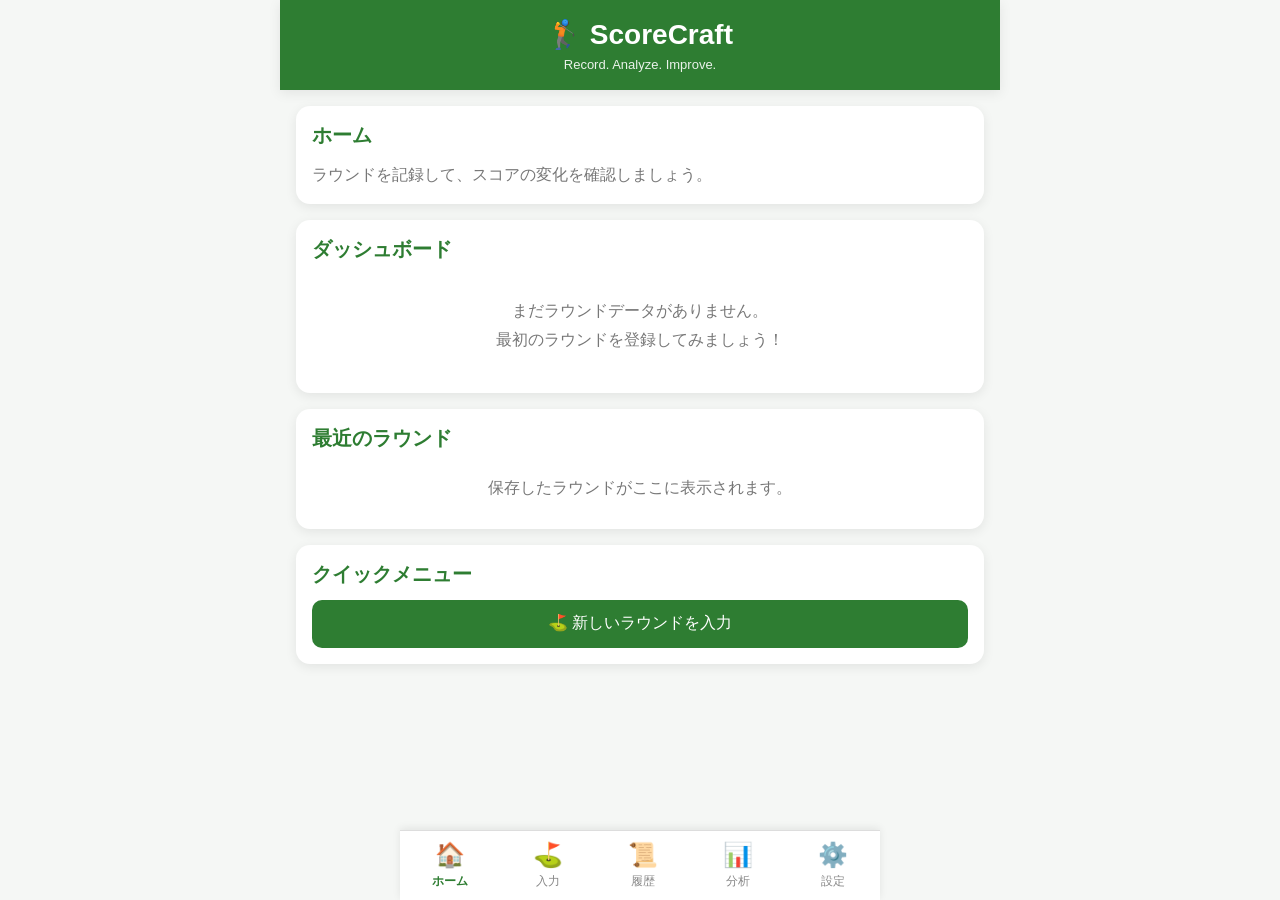
<file: index.html>
<!DOCTYPE html>
<html lang="ja">
<head>
    <meta charset="UTF-8">
    <meta name="viewport" content="width=device-width, initial-scale=1.0, viewport-fit=cover">
    <meta name="theme-color" content="#2E7D32">
    <meta name="apple-mobile-web-app-capable" content="yes">
    <meta name="apple-mobile-web-app-status-bar-style" content="default">
    <meta name="apple-mobile-web-app-title" content="ScoreCraft">
    <link rel="manifest" href="manifest.webmanifest">
    <link rel="icon" href="icons/icon-192.png" sizes="192x192">
    <link rel="apple-touch-icon" href="icons/icon-192.png">
    <title>ScoreCraft</title>
    <link rel="stylesheet" href="css/style.css">
</head>
<body>
    <header>
        <h1>🏌️ ScoreCraft</h1>
        <p>Record. Analyze. Improve.</p>
    </header>

    <main>
        <section class="card welcome-card">
            <h2>ホーム</h2>
            <p>ラウンドを記録して、スコアの変化を確認しましょう。</p>
        </section>

        <section class="card">
            <div class="section-heading">
                <h2>ダッシュボード</h2>
            </div>
            <div id="dashboard">読み込み中...</div>
        </section>

        <section class="card">
            <div class="section-heading">
                <h2>最近のラウンド</h2>
            </div>
            <div id="recentRounds">読み込み中...</div>
        </section>

        <section class="card">
            <h2>クイックメニュー</h2>
            <button class="btn" type="button" onclick="location.href='round.html'">
                ⛳ 新しいラウンドを入力
            </button>
        </section>
    </main>

    <div id="navigation"></div>

    <script src="js/app.js"></script>
    <script src="js/config.js"></script>
    <script src="js/storage.js"></script>
    <script src="js/navigation.js"></script>
    <script src="js/index.js"></script>
</body>
</html>
</file>
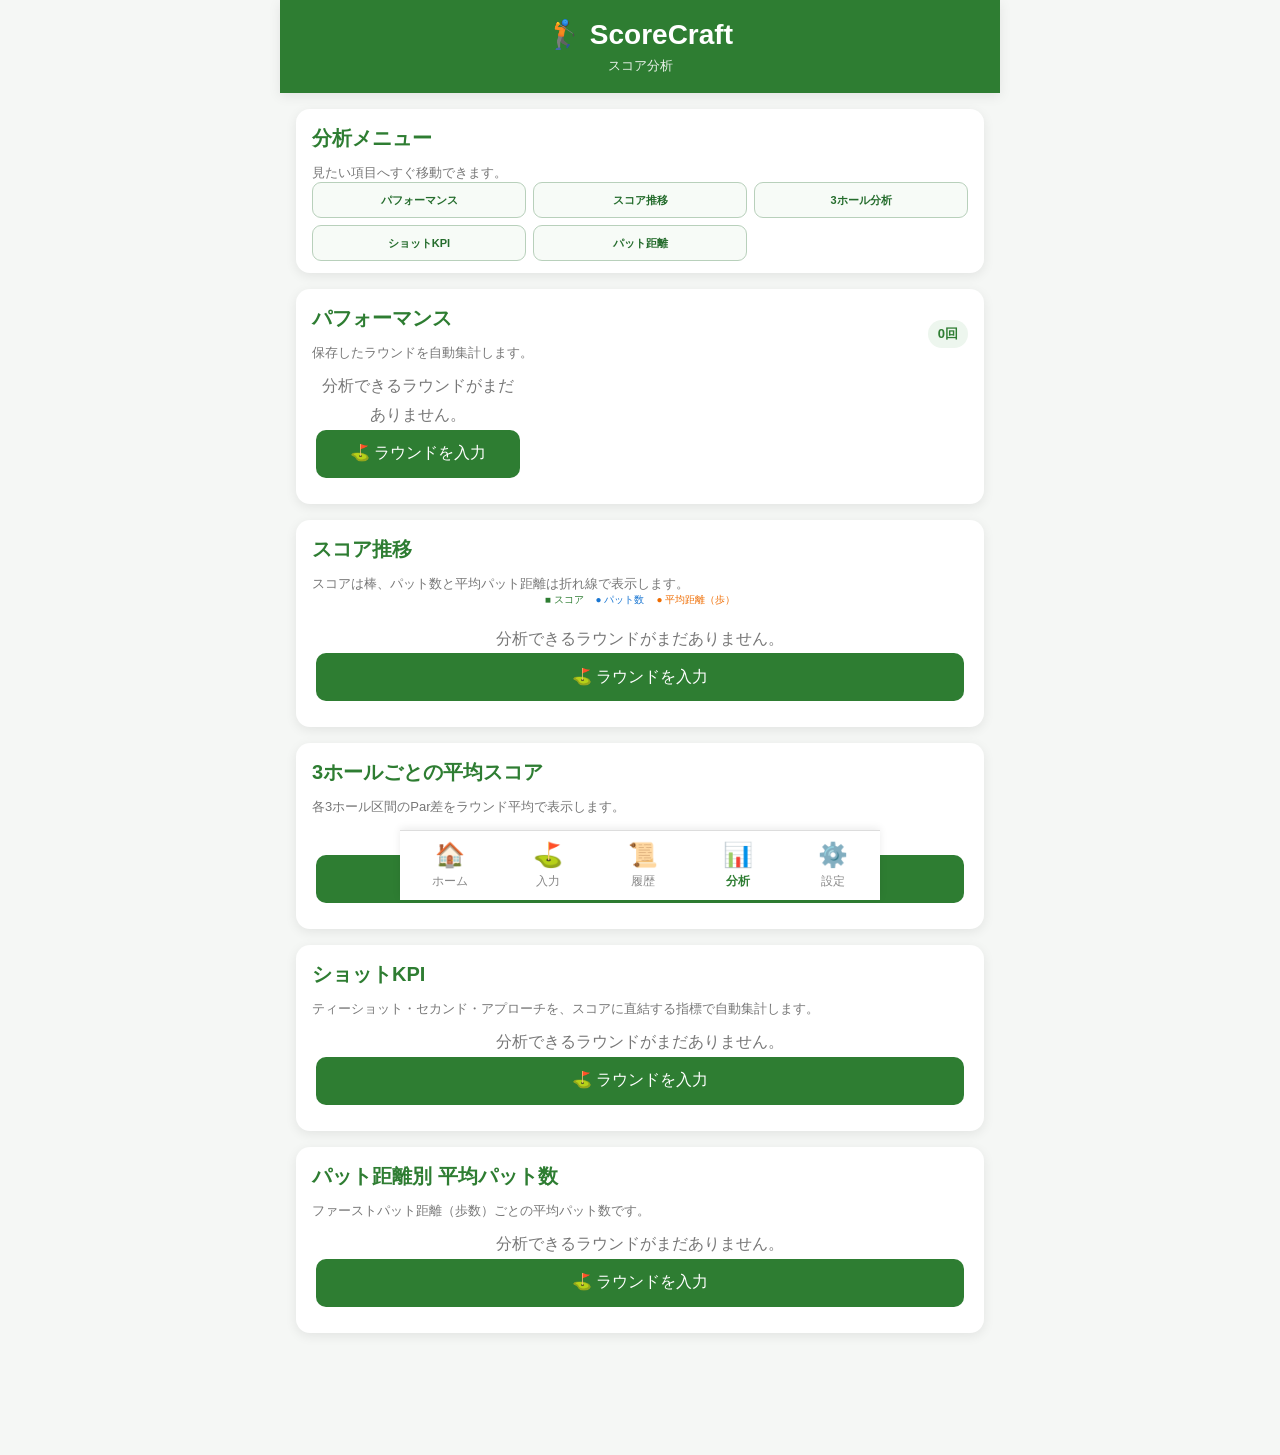
<file: analysis.html>
<!DOCTYPE html>
<html lang="ja">
<head>
    <meta charset="UTF-8">
    <meta name="viewport" content="width=device-width, initial-scale=1.0, viewport-fit=cover">
    <meta name="theme-color" content="#2E7D32">
    <meta name="apple-mobile-web-app-capable" content="yes">
    <meta name="apple-mobile-web-app-status-bar-style" content="default">
    <meta name="apple-mobile-web-app-title" content="ScoreCraft">
    <link rel="manifest" href="manifest.webmanifest">
    <link rel="icon" href="icons/icon-192.png" sizes="192x192">
    <link rel="apple-touch-icon" href="icons/icon-192.png">
    <title>分析 | ScoreCraft</title>
    <link rel="stylesheet" href="css/style.css">
</head>
<body>
    <header><h1>🏌️ ScoreCraft</h1><p>スコア分析</p></header>
    <main>
        <section class="card analysis-toc-card">
            <div class="section-heading"><div><h2>分析メニュー</h2><p class="section-description">見たい項目へすぐ移動できます。</p></div></div>
            <nav class="analysis-toc" aria-label="分析項目">
                <a href="#performanceSection">パフォーマンス</a>
                <a href="#scoreTrendSection">スコア推移</a>
                <a href="#threeHoleSection">3ホール分析</a>
                <a href="#shotSection">ショットKPI</a>
                <a href="#puttSection">パット距離</a>
            </nav>
        </section>
        <section id="performanceSection" class="card analysis-anchor-section">
            <div class="section-heading"><div><h2>パフォーマンス</h2><p class="section-description">保存したラウンドを自動集計します。</p></div><span id="analysisRoundCount" class="history-count">0回</span></div>
            <div id="analysisSummary" class="analysis-summary-grid">読み込み中...</div>
        </section>

        <section id="scoreTrendSection" class="card analysis-anchor-section">
            <div class="section-heading"><div><h2>スコア推移</h2><p class="section-description">スコアは棒、パット数と平均パット距離は折れ線で表示します。</p></div></div>
            <div class="analysis-chart-legend" aria-hidden="true"><span>■ スコア</span><span>● パット数</span><span>● 平均距離（歩）</span></div>
            <div id="scoreChartArea" class="score-chart-area"><canvas id="scoreChart" aria-label="スコア、パット数、平均パット距離の推移グラフ"></canvas></div>
        </section>

        <section id="threeHoleSection" class="card analysis-anchor-section">
            <div class="section-heading"><div><h2>3ホールごとの平均スコア</h2><p class="section-description">各3ホール区間のPar差をラウンド平均で表示します。</p></div></div>
            <div id="threeHoleAnalysis">読み込み中...</div>
        </section>

        <section id="shotSection" class="card analysis-anchor-section">
            <div class="section-heading"><div><h2>ショットKPI</h2><p class="section-description">ティーショット・セカンド・アプローチを、スコアに直結する指標で自動集計します。</p></div></div>
            <div id="shotAnalysis">読み込み中...</div>
        </section>

        <section id="puttSection" class="card analysis-anchor-section">
            <div class="section-heading"><div><h2>パット距離別 平均パット数</h2><p class="section-description">ファーストパット距離（歩数）ごとの平均パット数です。</p></div></div>
            <div id="puttDistanceAnalysis" class="putt-distance-chart-area">読み込み中...</div>
        </section>
    </main>
    <div id="navigation"></div>
    <script src="js/app.js"></script><script src="js/storage.js"></script><script src="js/navigation.js"></script><script src="js/analysis.js"></script>
</body>
</html>
</file>
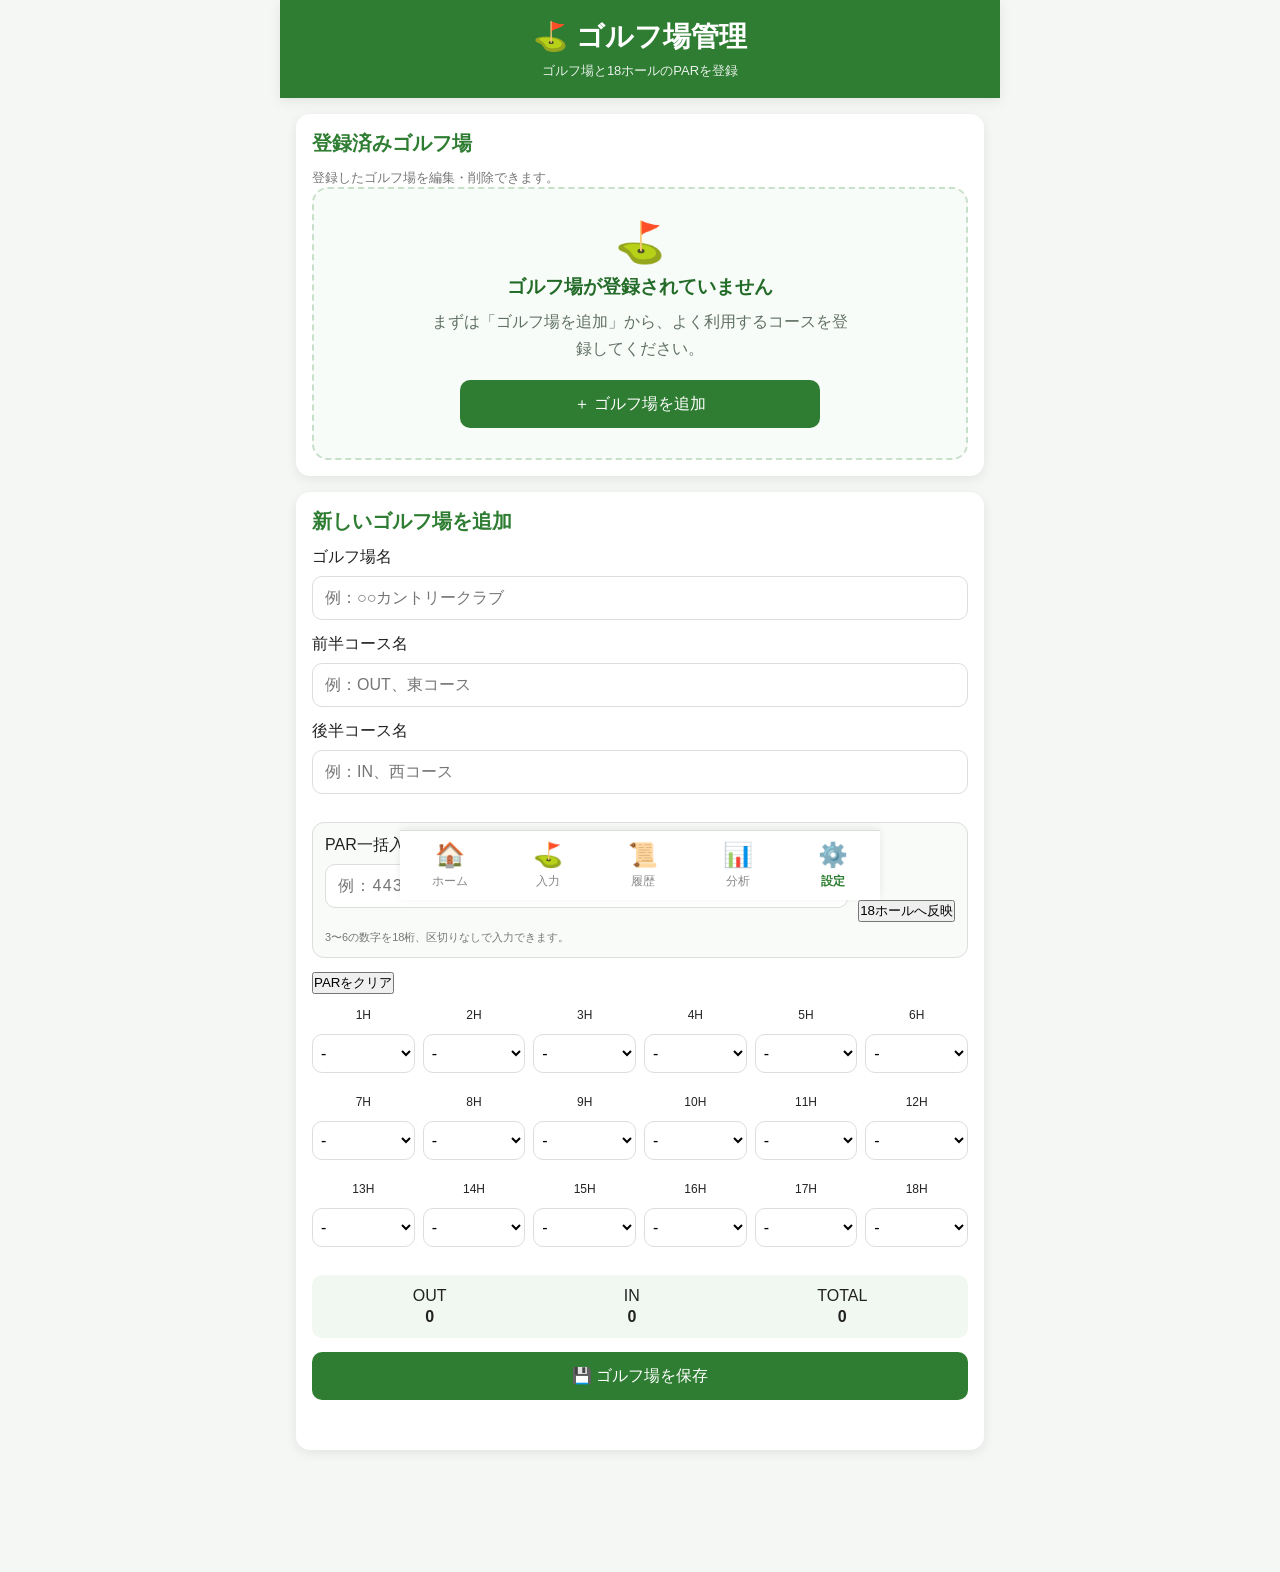
<file: course-management.html>
<!DOCTYPE html><html lang="ja"><head><meta charset="UTF-8"><meta name="viewport" content="width=device-width,initial-scale=1.0,viewport-fit=cover"><meta name="theme-color" content="#2E7D32"><link rel="manifest" href="manifest.webmanifest"><link rel="stylesheet" href="css/style.css"><title>ScoreCraft - ゴルフ場管理</title></head><body><header><h1>⛳ ゴルフ場管理</h1><p>ゴルフ場と18ホールのPARを登録</p></header><main>
<section class="card"><div class="section-heading"><div><h2>登録済みゴルフ場</h2><p class="section-description">登録したゴルフ場を編集・削除できます。</p></div></div><div id="courseList" class="course-manager-list"></div></section>
<section class="card" id="courseFormCard"><h2 id="formTitle">新しいゴルフ場を追加</h2><input id="editingCourseId" type="hidden"><label>ゴルフ場名<input id="courseName" type="text" placeholder="例：○○カントリークラブ"></label><label>前半コース名<input id="frontCourseName" type="text" placeholder="例：OUT、東コース"></label><label>後半コース名<input id="backCourseName" type="text" placeholder="例：IN、西コース"></label><div class="par-sequence-entry"><label>PAR一括入力<input id="parSequenceInput" type="text" inputmode="numeric" pattern="[3-6]*" maxlength="18" autocomplete="off" placeholder="例：443543445443544345"></label><button id="applyParSequenceButton" class="secondary-button" type="button">18ホールへ反映</button><small>3〜6の数字を18桁、区切りなしで入力できます。</small></div><div class="par-toolbar"><button id="clearParButton" class="secondary-button" type="button">PARをクリア</button></div><div id="parGrid" class="par-input-grid"></div><div class="par-total-box"><span>OUT <strong id="outPar">0</strong></span><span>IN <strong id="inPar">0</strong></span><span>TOTAL <strong id="totalPar">0</strong></span></div><div class="course-form-actions"><button id="saveCourseButton" class="btn" type="button">💾 ゴルフ場を保存</button><button id="cancelEditButton" class="secondary-button" type="button" hidden>編集をキャンセル</button></div><div id="courseMessage" class="data-message" aria-live="polite"></div></section>
</main><div id="navigation"></div><script src="js/app.js"></script><script src="js/storage.js"></script><script src="js/navigation.js"></script><script src="js/courseDatabase.js"></script><script src="js/courseManagement.js?v=1.3.34"></script></body></html>
</file>
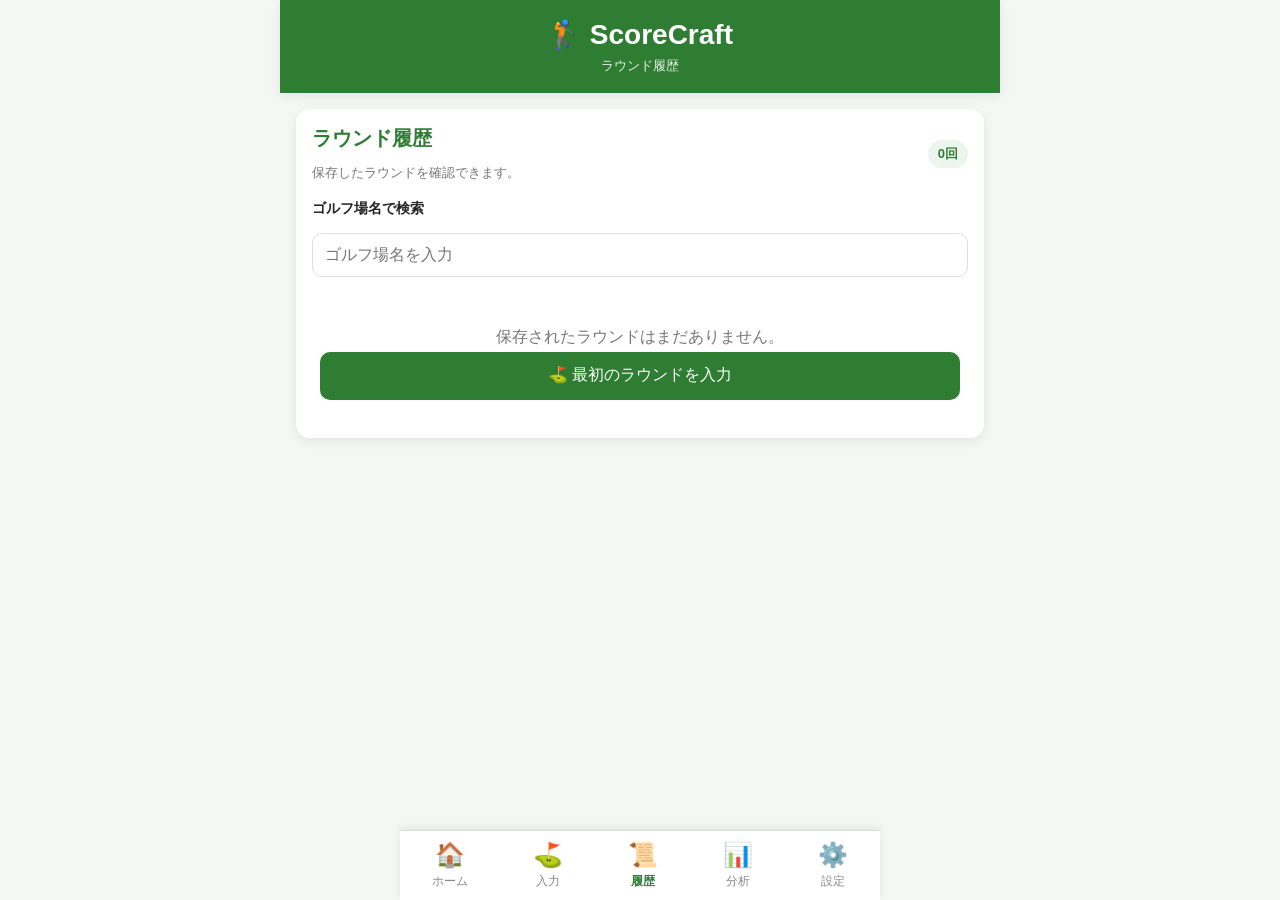
<file: history.html>
<!DOCTYPE html>
<html lang="ja">
<head>
    <meta charset="UTF-8">
    <meta name="viewport" content="width=device-width, initial-scale=1.0, viewport-fit=cover">
    <meta name="theme-color" content="#2E7D32">
    <meta name="apple-mobile-web-app-capable" content="yes">
    <meta name="apple-mobile-web-app-status-bar-style" content="default">
    <meta name="apple-mobile-web-app-title" content="ScoreCraft">
    <link rel="manifest" href="manifest.webmanifest">
    <link rel="icon" href="icons/icon-192.png" sizes="192x192">
    <link rel="apple-touch-icon" href="icons/icon-192.png">
    <title>ラウンド履歴 | ScoreCraft</title>
    <link rel="stylesheet" href="css/style.css">
</head>
<body>
    <header>
        <h1>🏌️ ScoreCraft</h1>
        <p>ラウンド履歴</p>
    </header>

    <main>
        <section class="card">
            <div class="section-heading">
                <div>
                    <h2>ラウンド履歴</h2>
                    <p class="section-description">保存したラウンドを確認できます。</p>
                </div>
                <span id="historyCount" class="history-count">0回</span>
            </div>

            <div class="history-filter-area">
                <label for="historySearch">ゴルフ場名で検索</label>
                <input
                    id="historySearch"
                    type="search"
                    placeholder="ゴルフ場名を入力"
                    autocomplete="off"
                >
            </div>

            <div id="historyList">読み込み中...</div>
        </section>

        <section id="roundDetailSection" class="card" hidden>
            <div class="section-heading">
                <h2>ラウンド詳細</h2>
                <button id="closeDetailButton" class="secondary-button compact-button" type="button">
                    閉じる
                </button>
            </div>

            <div id="roundDetail"></div>

            <div class="round-detail-actions">
                <button id="editRoundButton" class="primary-button" type="button">
                    このラウンドを編集
                </button>
                <button id="deleteRoundButton" class="danger-button" type="button">
                    このラウンドを削除
                </button>
            </div>
        </section>
    </main>

    <div id="navigation"></div>

    <script src="js/app.js"></script>
    <script src="js/storage.js"></script>
    <script src="js/navigation.js"></script>
    <script src="js/history.js"></script>
</body>
</html>
</file>
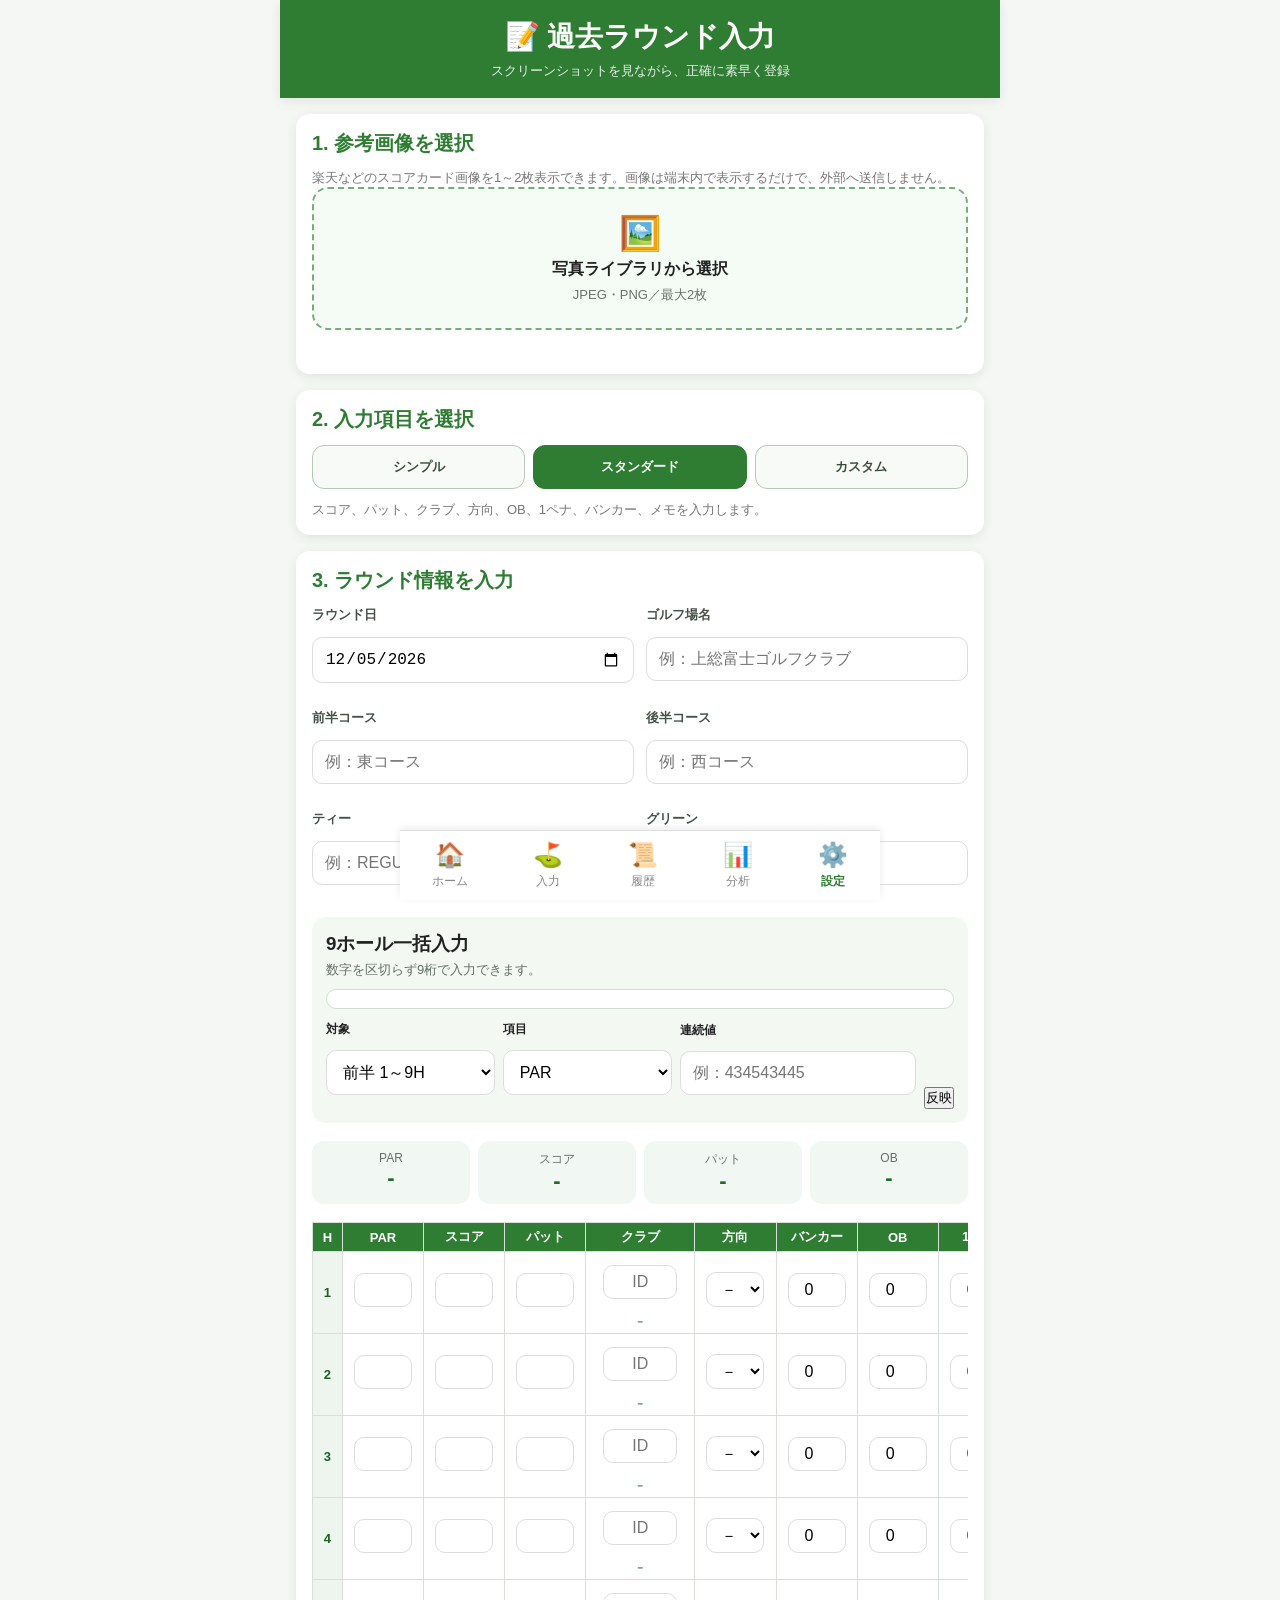
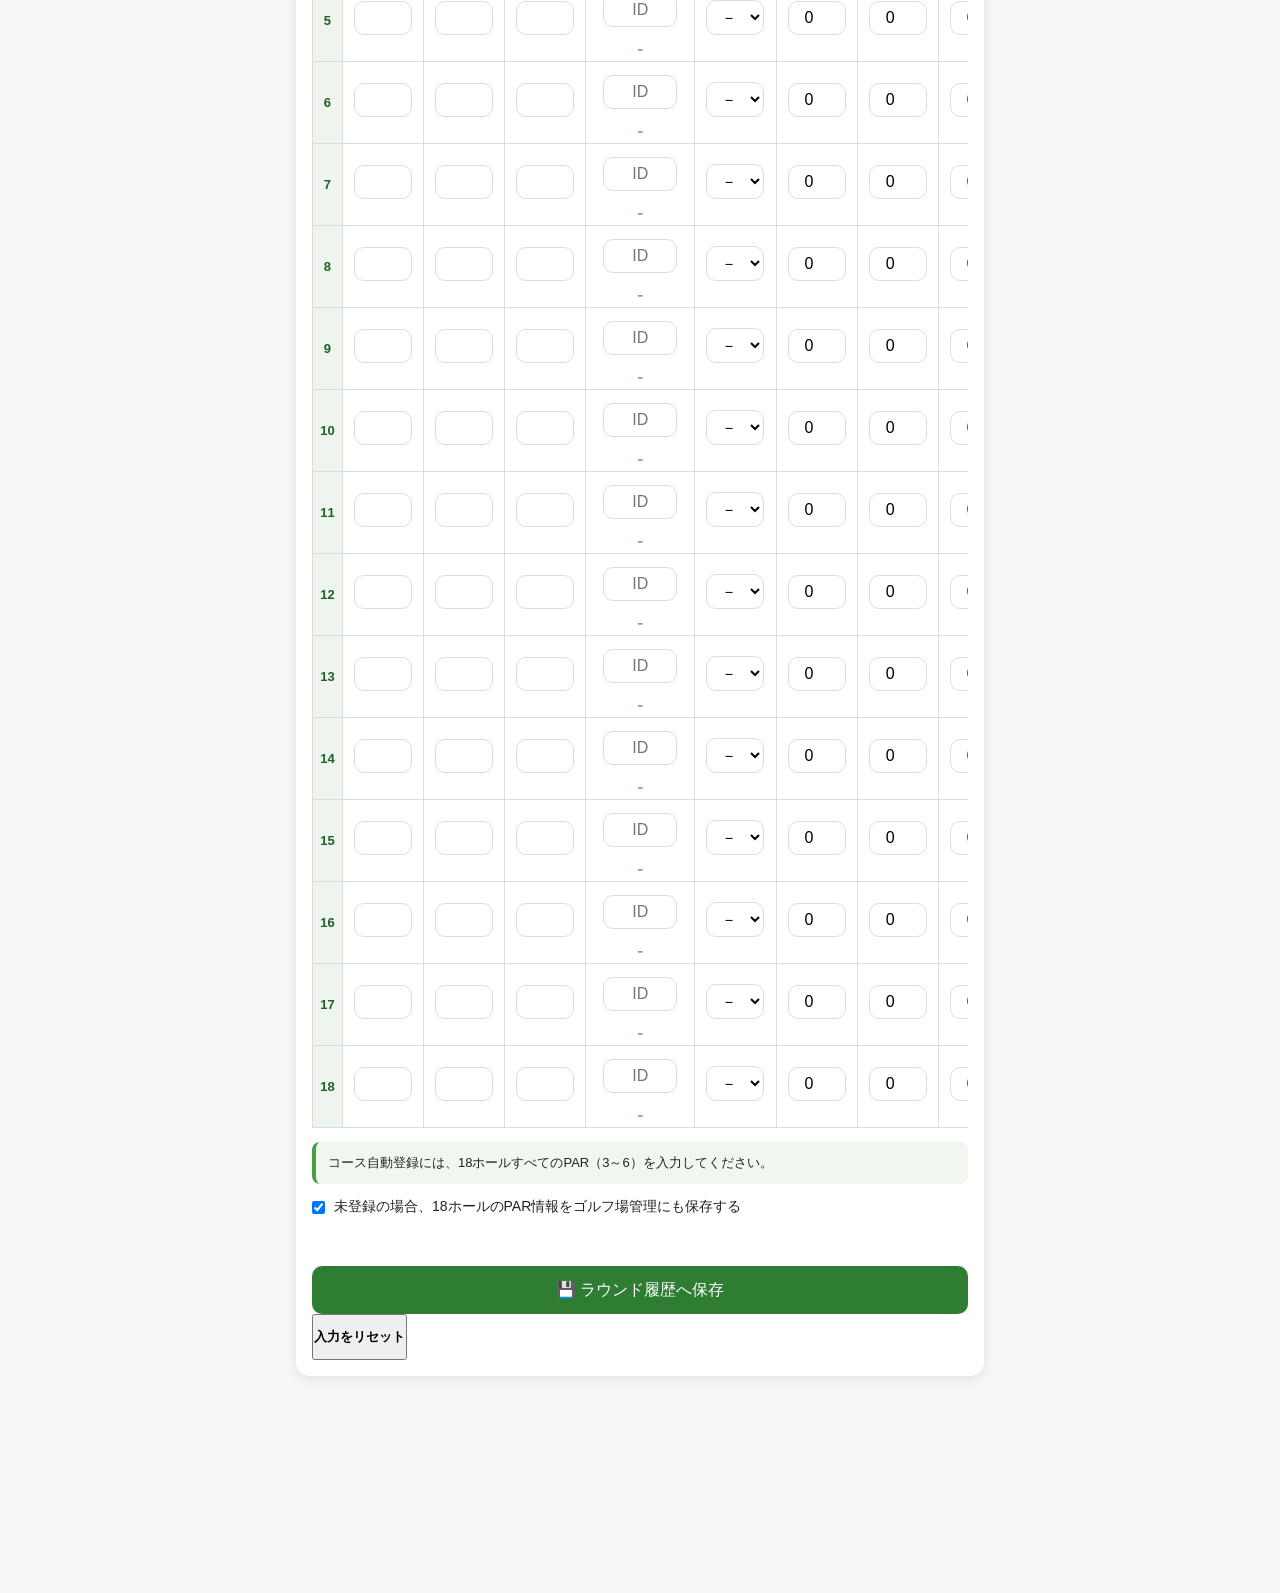
<file: import-rakuten.html>
<!DOCTYPE html>
<html lang="ja">
<head>
  <meta charset="UTF-8">
  <meta name="viewport" content="width=device-width, initial-scale=1.0, viewport-fit=cover">
  <meta name="theme-color" content="#2E7D32">
  <meta name="apple-mobile-web-app-capable" content="yes">
  <link rel="manifest" href="manifest.webmanifest">
  <link rel="apple-touch-icon" href="icons/icon-192.png">
  <title>ScoreCraft - 過去ラウンド入力 Ver1.3.10</title>
  <link rel="stylesheet" href="css/style.css">
</head>
<body>
<header class="app-header">
  <h1>📝 過去ラウンド入力</h1>
  <p>スクリーンショットを見ながら、正確に素早く登録</p>
</header>
<main class="rakuten-import-page">
  <section class="card">
    <h2>1. 参考画像を選択</h2>
    <p class="section-description">楽天などのスコアカード画像を1～2枚表示できます。画像は端末内で表示するだけで、外部へ送信しません。</p>
    <label class="image-picker" for="referenceImages">
      <span class="image-picker-icon">🖼️</span>
      <strong>写真ライブラリから選択</strong>
      <span>JPEG・PNG／最大2枚</span>
    </label>
    <input id="referenceImages" type="file" accept="image/*" multiple hidden>
    <div id="imagePreviewList" class="import-image-preview-list reference-image-sticky" aria-live="polite"></div>
  </section>

  <section class="card">
    <h2>2. 入力項目を選択</h2>
    <div class="past-mode-selector" id="pastModeSelector">
      <button type="button" data-mode="simple">シンプル</button>
      <button type="button" data-mode="standard">スタンダード</button>
      <button type="button" data-mode="custom">カスタム</button>
    </div>
    <p id="modeDescription" class="section-description"></p>
  </section>

  <section class="card">
    <h2>3. ラウンド情報を入力</h2>
    <div class="import-form-grid">
      <label>ラウンド日<input id="roundDate" type="date"></label>
      <label>ゴルフ場名<input id="courseName" type="text" placeholder="例：上総富士ゴルフクラブ"></label>
      <label>前半コース<input id="frontCourse" type="text" placeholder="例：東コース"></label>
      <label>後半コース<input id="backCourse" type="text" placeholder="例：西コース"></label>
      <label>ティー<input id="teeName" type="text" placeholder="例：REGULAR"></label>
      <label>グリーン<input id="greenName" type="text" placeholder="例：A"></label>
    </div>
    <div class="quick-entry-box">
      <h3>9ホール一括入力</h3>
      <p id="quickEntryGuide">数字を区切らず9桁で入力できます。</p>
      <div id="clubIdGuide" class="club-id-guide" aria-live="polite"></div>
      <div class="quick-entry-grid">
        <label>対象<select id="quickHalf"><option value="front">前半 1～9H</option><option value="back">後半 10～18H</option></select></label>
        <label>項目<select id="quickField"><option value="par">PAR</option><option value="score">スコア</option><option value="putts">パット</option><option value="teeClub">クラブ番号</option><option value="direction">ティーショット方向</option><option value="ob">OB</option><option value="onePenalty">1ペナ</option><option value="bunker">バンカー</option></select></label>
        <label class="quick-value-label">連続値
          <div class="quick-value-input-row">
            <input id="quickValue" inputmode="numeric" placeholder="例：434543445" autocomplete="off">
            <button id="insertCommaButton" class="quick-comma-button" type="button" aria-label="カンマを入力">,</button>
          </div>
        </label>
        <button id="applyQuickButton" class="secondary-button" type="button">反映</button>
      </div>
    </div>
    <div class="import-summary-grid">
      <div><span>PAR</span><strong id="previewPar">-</strong></div>
      <div><span>スコア</span><strong id="previewScore">-</strong></div>
      <div><span>パット</span><strong id="previewPutts">-</strong></div>
      <div><span>OB</span><strong id="previewOb">-</strong></div>
    </div>
    <div class="table-scroll">
      <table class="import-hole-table">
        <thead id="holeTableHead"></thead>
        <tbody id="holeTableBody"></tbody>
      </table>
    </div>
    <div id="courseSaveNotice" class="course-save-notice"></div>
    <label class="checkbox-row"><input id="saveCourseCheck" type="checkbox" checked> 未登録の場合、18ホールのPAR情報をゴルフ場管理にも保存する</label>
    <div id="importMessage" class="data-message" aria-live="polite"></div>
    <button id="saveImportedRoundButton" class="btn" type="button">💾 ラウンド履歴へ保存</button>
    <button id="resetImportButton" class="secondary-button data-action-button" type="button">入力をリセット</button>
  </section>
</main>
<div id="navigation"></div>
<script src="js/storage.js"></script>
<script src="js/config.js"></script>
<script src="js/courseDatabase.js"></script>
<script src="js/navigation.js"></script>
<script src="js/rakutenImport.js"></script>
</body>
</html>
</file>
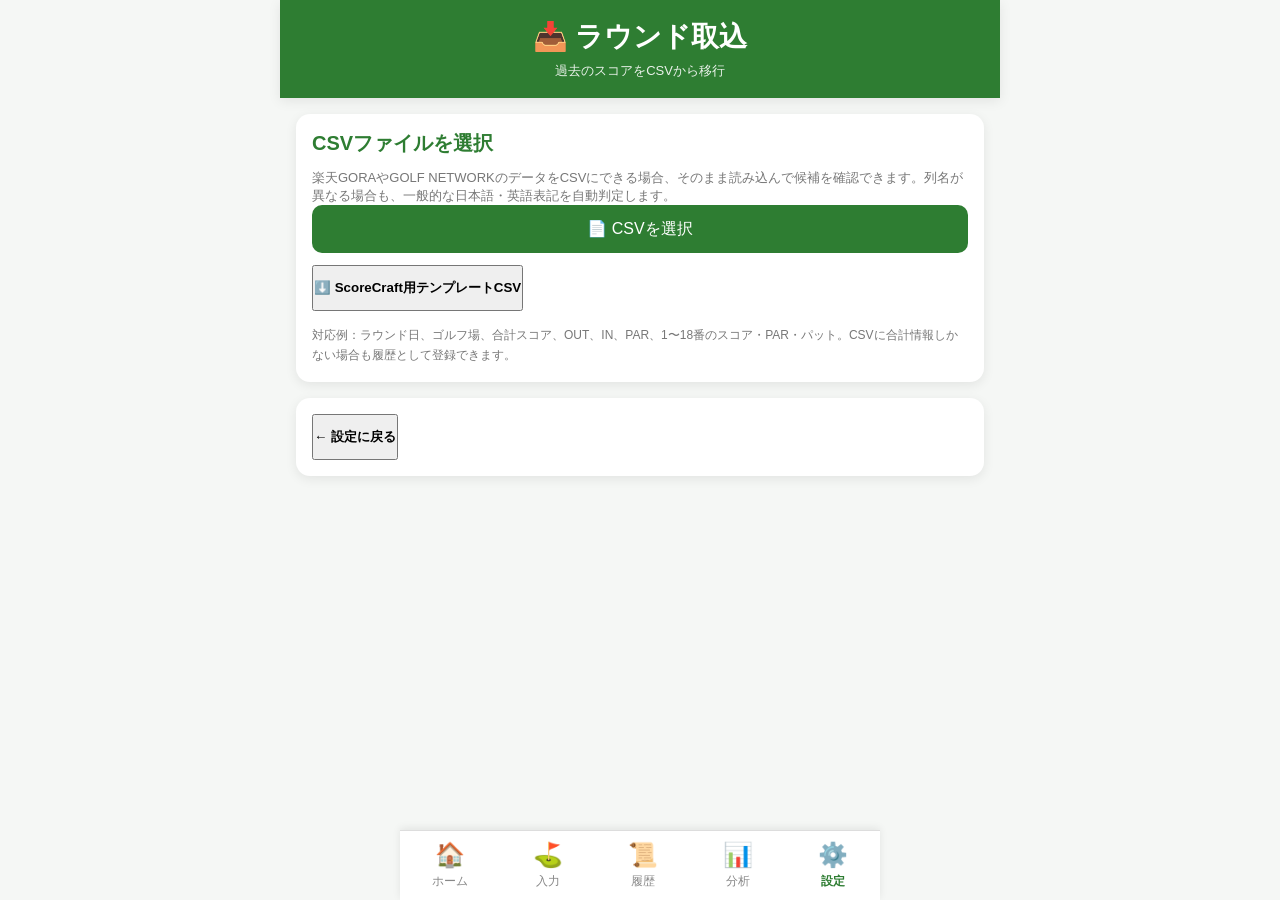
<file: import-rounds.html>
<!DOCTYPE html>
<html lang="ja">
<head>
  <meta charset="UTF-8">
  <meta name="viewport" content="width=device-width, initial-scale=1.0, viewport-fit=cover">
  <meta name="theme-color" content="#2E7D32">
  <meta name="apple-mobile-web-app-capable" content="yes">
  <meta name="apple-mobile-web-app-title" content="ScoreCraft">
  <link rel="manifest" href="manifest.webmanifest">
  <link rel="apple-touch-icon" href="icons/icon-192.png">
  <title>ScoreCraft - ラウンド取込</title>
  <link rel="stylesheet" href="css/style.css">
</head>
<body>
<header>
  <h1>📥 ラウンド取込</h1>
  <p>過去のスコアをCSVから移行</p>
</header>
<main>
  <section class="card import-guide-card">
    <h2>CSVファイルを選択</h2>
    <p class="section-description">楽天GORAやGOLF NETWORKのデータをCSVにできる場合、そのまま読み込んで候補を確認できます。列名が異なる場合も、一般的な日本語・英語表記を自動判定します。</p>
    <button id="selectCsvButton" class="btn" type="button">📄 CSVを選択</button>
    <input id="csvFileInput" type="file" accept=".csv,text/csv,text/plain" hidden>
    <button id="downloadTemplateButton" class="secondary-button data-action-button" type="button">⬇️ ScoreCraft用テンプレートCSV</button>
    <p class="data-note">対応例：ラウンド日、ゴルフ場、合計スコア、OUT、IN、PAR、1〜18番のスコア・PAR・パット。CSVに合計情報しかない場合も履歴として登録できます。</p>
  </section>

  <section id="importStatusCard" class="card" hidden>
    <h2>読込結果</h2>
    <div id="importSummary" class="import-summary"></div>
    <div id="importWarnings" class="import-warnings"></div>
  </section>

  <section id="importPreviewCard" class="card" hidden>
    <div class="section-heading">
      <div>
        <h2>登録前の確認</h2>
        <p class="section-description">チェックを外したラウンドは登録されません。</p>
      </div>
    </div>
    <div class="import-toolbar">
      <button id="selectAllButton" class="small-secondary-button" type="button">すべて選択</button>
      <button id="clearAllButton" class="small-secondary-button" type="button">すべて解除</button>
    </div>
    <div id="importPreviewList" class="import-preview-list"></div>
    <button id="executeImportButton" class="btn" type="button">選択したラウンドを登録</button>
    <div id="importMessage" class="data-message" aria-live="polite"></div>
  </section>

  <section class="card">
    <button class="secondary-button data-action-button" type="button" onclick="location.href='settings.html'">← 設定に戻る</button>
  </section>
</main>
<div id="navigation"></div>
<script src="js/app.js"></script>
<script src="js/storage.js"></script>
<script src="js/navigation.js"></script>
<script src="js/csvImport.js"></script>
</body>
</html>
</file>
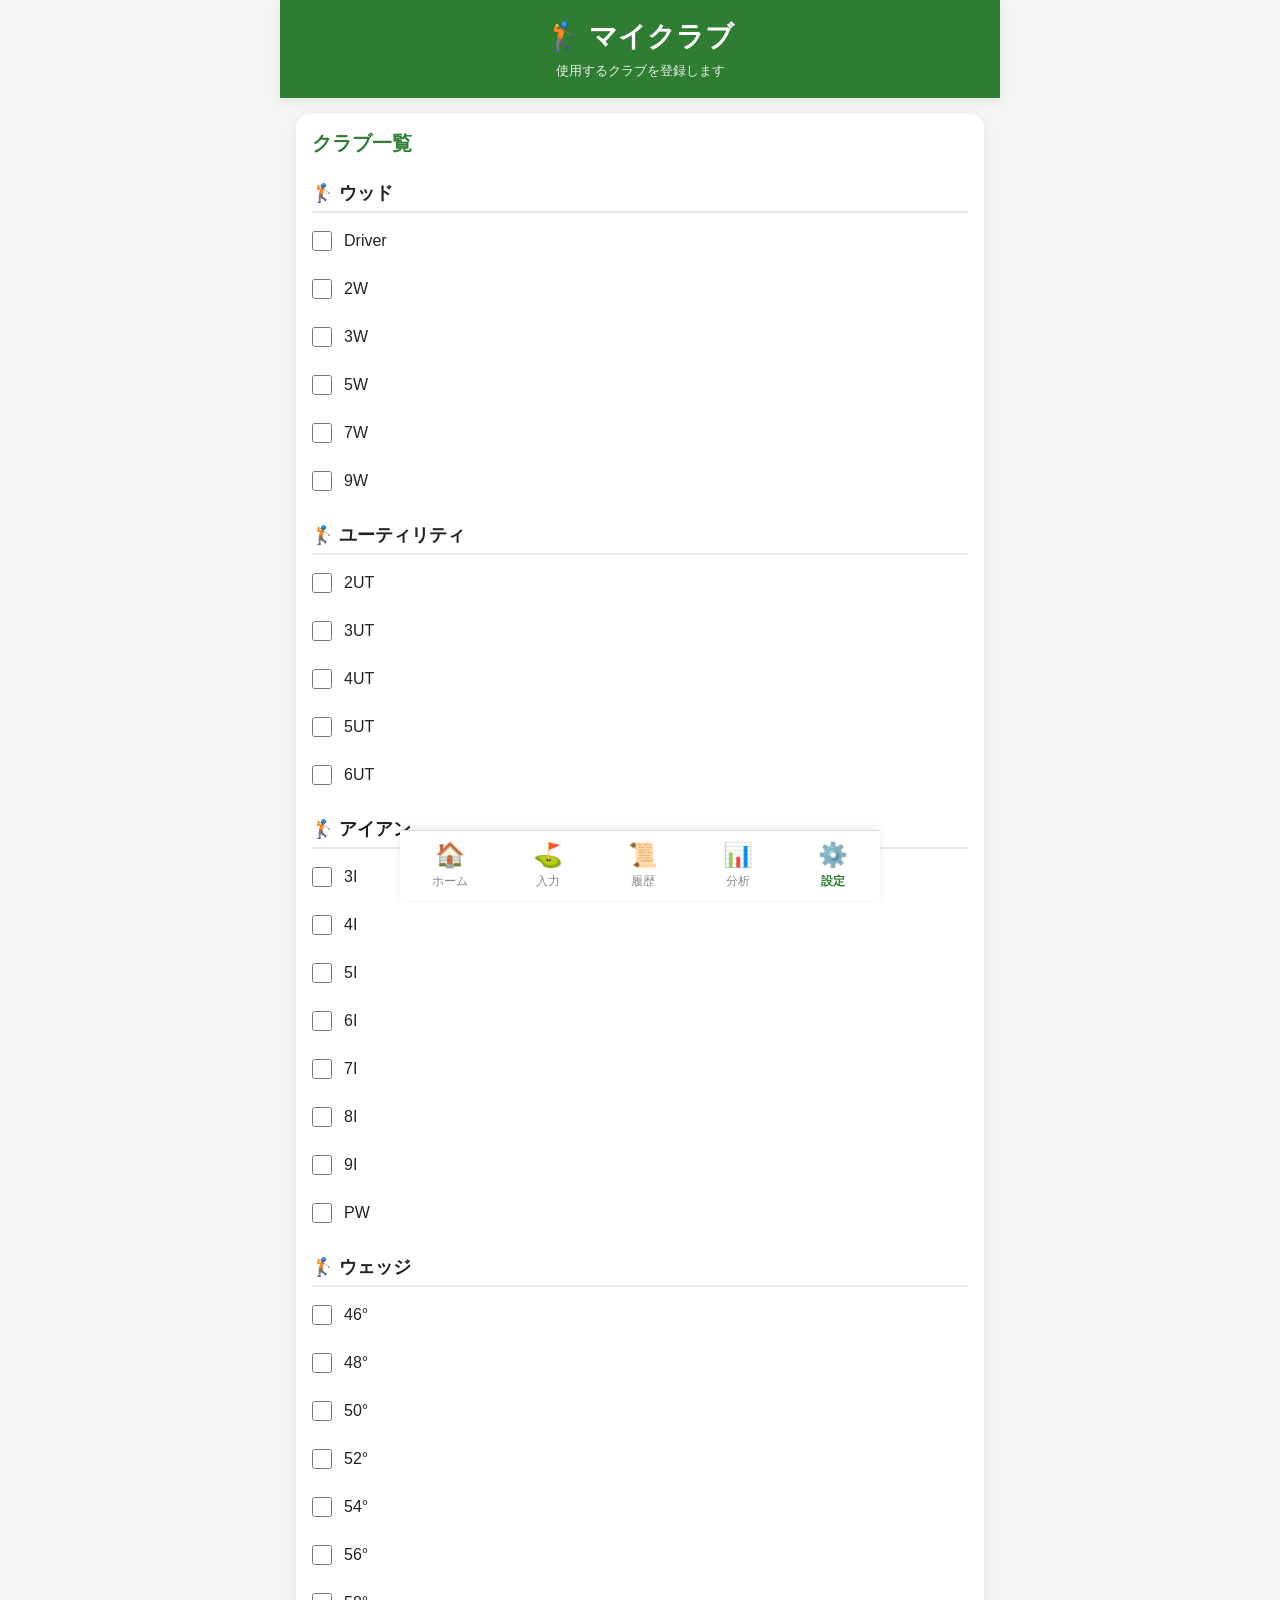
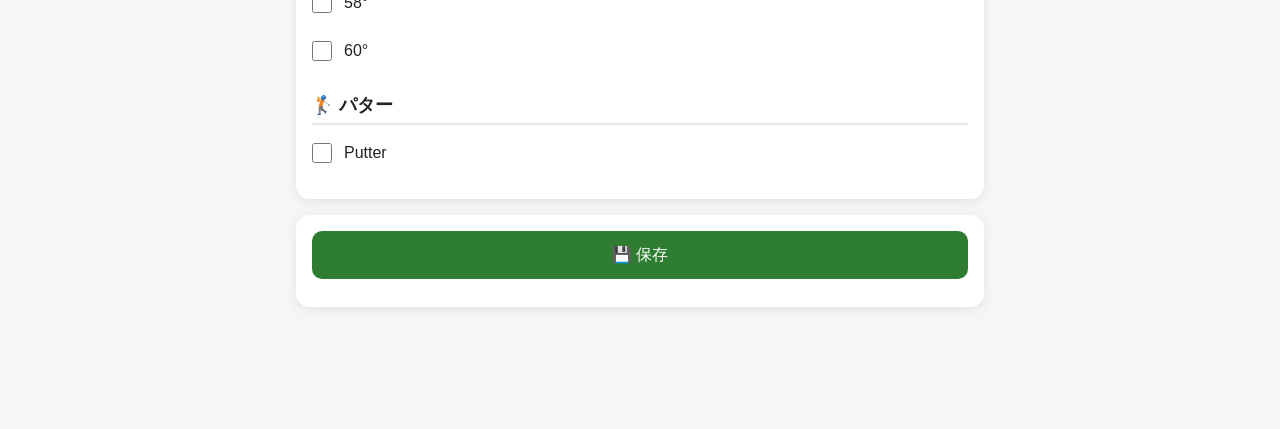
<file: myclubs.html>
<!DOCTYPE html>
<html lang="ja">

<head>

    <meta charset="UTF-8">

    <meta
        name="viewport"
        content="width=device-width, initial-scale=1.0, viewport-fit=cover">
    <meta name="theme-color" content="#2E7D32">
    <meta name="apple-mobile-web-app-capable" content="yes">
    <meta name="apple-mobile-web-app-status-bar-style" content="default">
    <meta name="apple-mobile-web-app-title" content="ScoreCraft">
    <link rel="manifest" href="manifest.webmanifest">
    <link rel="icon" href="icons/icon-192.png" sizes="192x192">
    <link rel="apple-touch-icon" href="icons/icon-192.png">

    <title>ScoreCraft - マイクラブ</title>

    <link
        rel="stylesheet"
        href="css/style.css">

</head>

<body>

<header>

    <h1>🏌️ マイクラブ</h1>

    <p>使用するクラブを登録します</p>

</header>

<main>

    <section class="card">

        <h2>クラブ一覧</h2>

        <div id="clubList">

            <!-- clubs.js が生成 -->

        </div>

    </section>

    <section class="card">

        <button
            id="saveButton"
            class="btn"
            type="button">

            💾 保存

        </button>

        <div id="messageArea"></div>

    </section>

</main>

<div id="navigation"></div>

<script src="js/app.js"></script>
<script src="js/storage.js"></script>
<script src="js/navigation.js"></script>
<script src="js/clubs.js"></script>

</body>

</html>
</file>
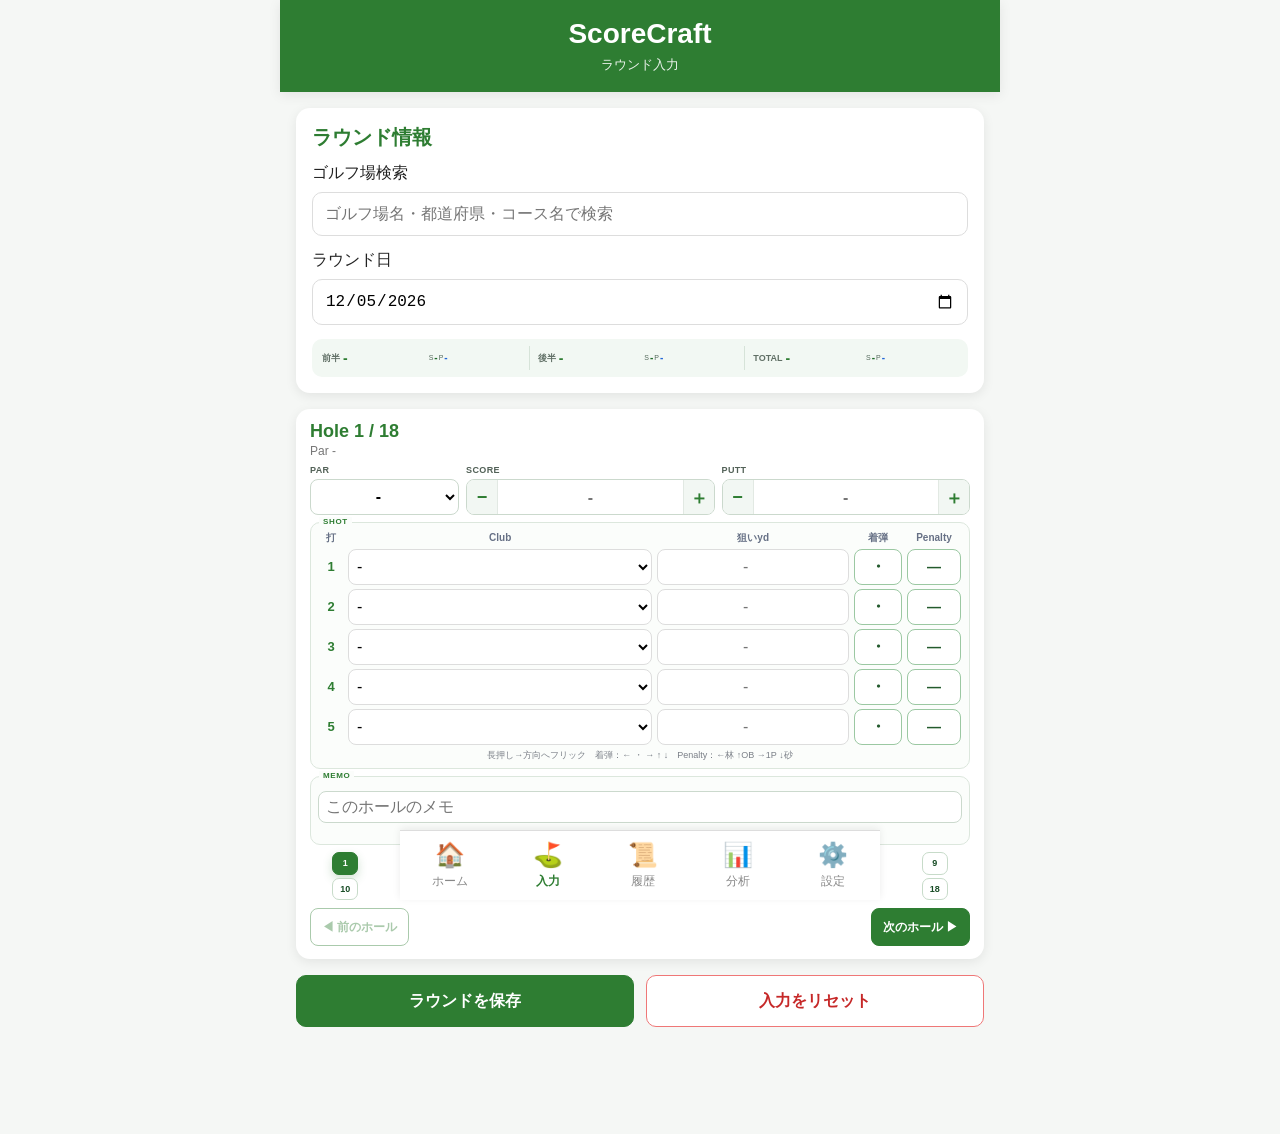
<file: round.html>
<!DOCTYPE html>
<html lang="ja">

<head>

    <meta charset="UTF-8">

    <meta
        name="viewport"
        content="width=device-width, initial-scale=1.0, viewport-fit=cover"
    >
    <meta name="theme-color" content="#2E7D32">
    <meta name="apple-mobile-web-app-capable" content="yes">
    <meta name="apple-mobile-web-app-status-bar-style" content="default">
    <meta name="apple-mobile-web-app-title" content="ScoreCraft">
    <link rel="manifest" href="manifest.webmanifest">
    <link rel="icon" href="icons/icon-192.png" sizes="192x192">
    <link rel="apple-touch-icon" href="icons/icon-192.png">

    <title>ラウンド入力 | ScoreCraft</title>

    <link
        rel="stylesheet"
        href="css/style.css"
    >

</head>

<body class="round-page">


    <!-- ========================================
         ヘッダー
    ========================================= -->

    <header class="app-header">

        <h1>ScoreCraft</h1>

        <p>ラウンド入力</p>

    </header>


    <!-- ========================================
         メインコンテンツ
    ========================================= -->

    <main class="page-container">


        <!-- ====================================
             ラウンド基本情報
        ===================================== -->

        <section class="card round-info-card">

            <h2>ラウンド情報</h2>


            <!-- ゴルフ場検索 -->

            <div class="form-group course-search-group">

                <label for="courseSearch">
                    ゴルフ場検索
                </label>

                <input
                    id="courseSearch"
                    type="search"
                    placeholder="ゴルフ場名・都道府県・コース名で検索"
                    autocomplete="off"
                >

                <div
                    id="courseSearchResults"
                    class="course-search-results"
                    hidden
                ></div>

            </div>


            <!-- 選択中のゴルフ場 -->

            <div
                id="selectedCourseArea"
                class="selected-course-area"
                hidden
            >

                <p class="selected-course-label">
                    選択中のゴルフ場
                </p>

                <div class="selected-course-content">

                    <div>

                        <strong id="selectedCourseName">
                            未選択
                        </strong>

                        <p id="selectedCourseDetails"></p>

                    </div>

                    <button
                        id="clearCourseButton"
                        type="button"
                        class="secondary-button"
                    >
                        選び直す
                    </button>

                </div>

            </div>


            <!-- round.jsとの互換用 -->

            <input
                id="courseName"
                type="hidden"
                value=""
            >

            <input
                id="courseId"
                type="hidden"
                value=""
            >


            <!-- 日付 -->

            <div class="form-group round-date-group">

                <label for="roundDate">
                    ラウンド日
                </label>

                <input
                    id="roundDate"
                    type="date"
                >

            </div>


            <!-- PAR情報 -->

            <div
                id="courseParSummary"
                class="course-par-summary"
                hidden
            >

                <div class="course-par-item">
                    <span>前半</span>
                    <strong id="courseOutPar">-</strong>
                    <small>S<b id="courseOutScore">-</b> P<em id="courseOutPutts">-</em></small>
                </div>

                <div class="course-par-item">
                    <span>後半</span>
                    <strong id="courseInPar">-</strong>
                    <small>S<b id="courseInScore">-</b> P<em id="courseInPutts">-</em></small>
                </div>

                <div class="course-par-item">
                    <span>TOTAL</span>
                    <strong id="courseTotalPar">-</strong>
                    <small>S<b id="courseTotalScore">-</b> P<em id="courseTotalPutts">-</em></small>
                </div>

            </div>

        </section>


        <!-- ====================================
             編集時の入力モード切替
        ===================================== -->

        <section id="editModeSelector" class="card edit-mode-selector" hidden>
            <div class="edit-mode-heading">
                <div>
                    <h2>入力モード</h2>
                    <p>このラウンドの編集項目を切り替えられます</p>
                </div>
            </div>
            <div class="edit-mode-options" role="group" aria-label="入力モード">
                <button id="editModeSimple" type="button" class="edit-mode-option" data-mode="simple">
                    <span class="edit-mode-icon">▦</span>
                    <strong>シンプル</strong>
                    <small>スコア・パットのみ</small>
                </button>
                <button id="editModeStandard" type="button" class="edit-mode-option" data-mode="standard">
                    <span class="edit-mode-icon">☰</span>
                    <strong>スタンダード</strong>
                    <small>おすすめの基本項目</small>
                </button>
                <button id="editModeCustom" type="button" class="edit-mode-option" data-mode="custom">
                    <span class="edit-mode-icon">☷</span>
                    <strong>カスタム</strong>
                    <small>設定した詳細項目</small>
                </button>
            </div>
        </section>


        <!-- ====================================
             ホール入力
        ===================================== -->

        <section class="card hole-card">


            <!-- ホール見出し -->

            <div class="hole-header">

                <div>

                    <h2 id="holeTitle">
                        Hole 1 / 18
                    </h2>

                    <p id="holePar">
                        Par -
                    </p>

                </div>

            </div>


            <!-- 入力項目 -->

            <div id="inputArea"></div>


            <!-- 前後ホールボタン -->

            <div class="hole-navigation">

                <button
                    id="prevHole"
                    type="button"
                    class="hole-navigation-button"
                >
                    ◀ 前のホール
                </button>

                <button
                    id="nextHole"
                    type="button"
                    class="hole-navigation-button"
                >
                    次のホール ▶
                </button>

            </div>

        </section>


        <!-- ====================================
             保存
        ===================================== -->

        <section class="save-section">

            <div class="round-save-actions">
                <button
                    id="saveButton"
                    type="button"
                    class="primary-button"
                >
                    ラウンドを保存
                </button>

                <button id="resetRoundButton" type="button" class="secondary-button reset-round-button">入力をリセット</button>

                <button
                    id="cancelEditButton"
                    type="button"
                    class="secondary-button"
                    hidden
                >
                    編集をキャンセル
                </button>
            </div>

            <p
                id="message"
                class="message"
                aria-live="polite"
            ></p>

        </section>


    </main>


    <!-- ========================================
         下部ナビゲーション
    ========================================= -->

    <nav
        id="navigation"
        class="bottom-navigation"
    ></nav>


    <!-- ========================================
         JavaScript
    ========================================= -->

    <script src="js/app.js"></script>

    <script src="js/config.js"></script>

    <script src="js/storage.js"></script>

    <script src="js/navigation.js"></script>


    <script src="js/courseDatabase.js"></script>

    <script src="js/backup.js"></script>

    <script src="js/round.js"></script>


</body>

</html>
</file>
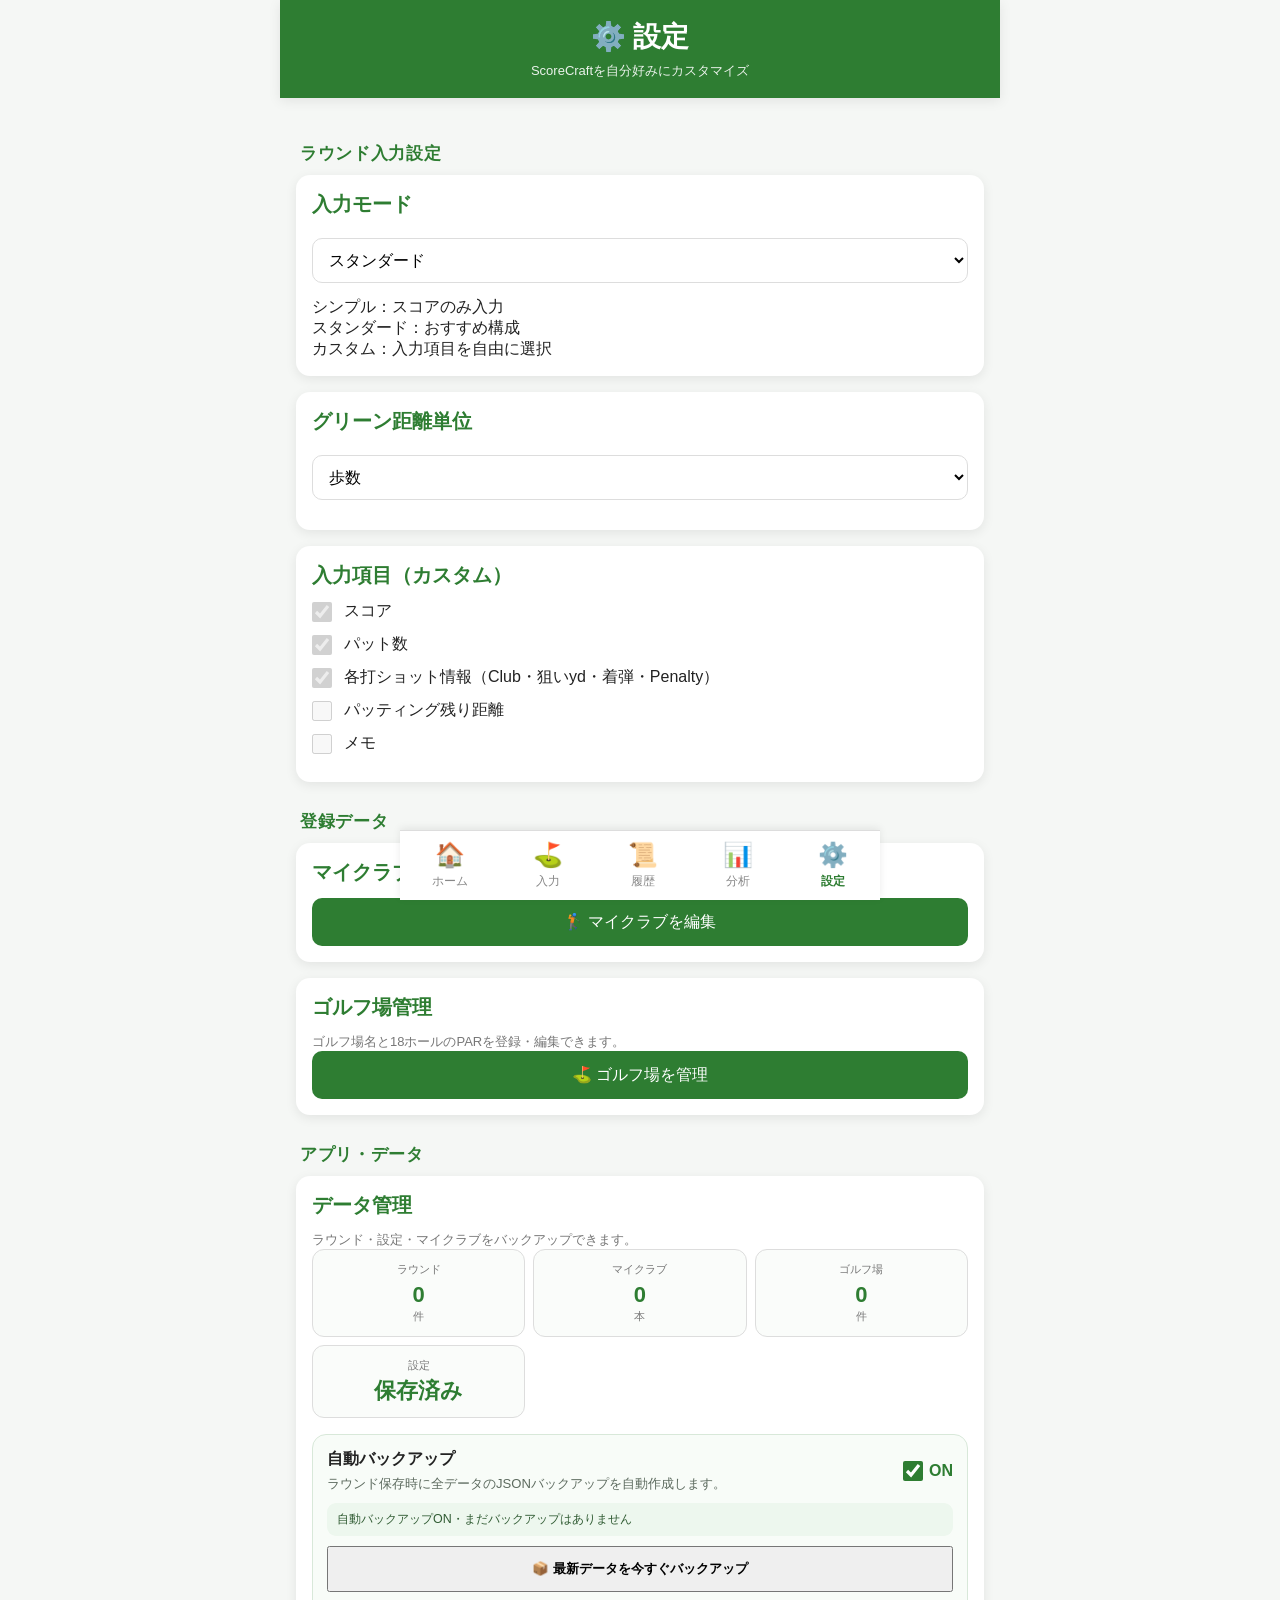
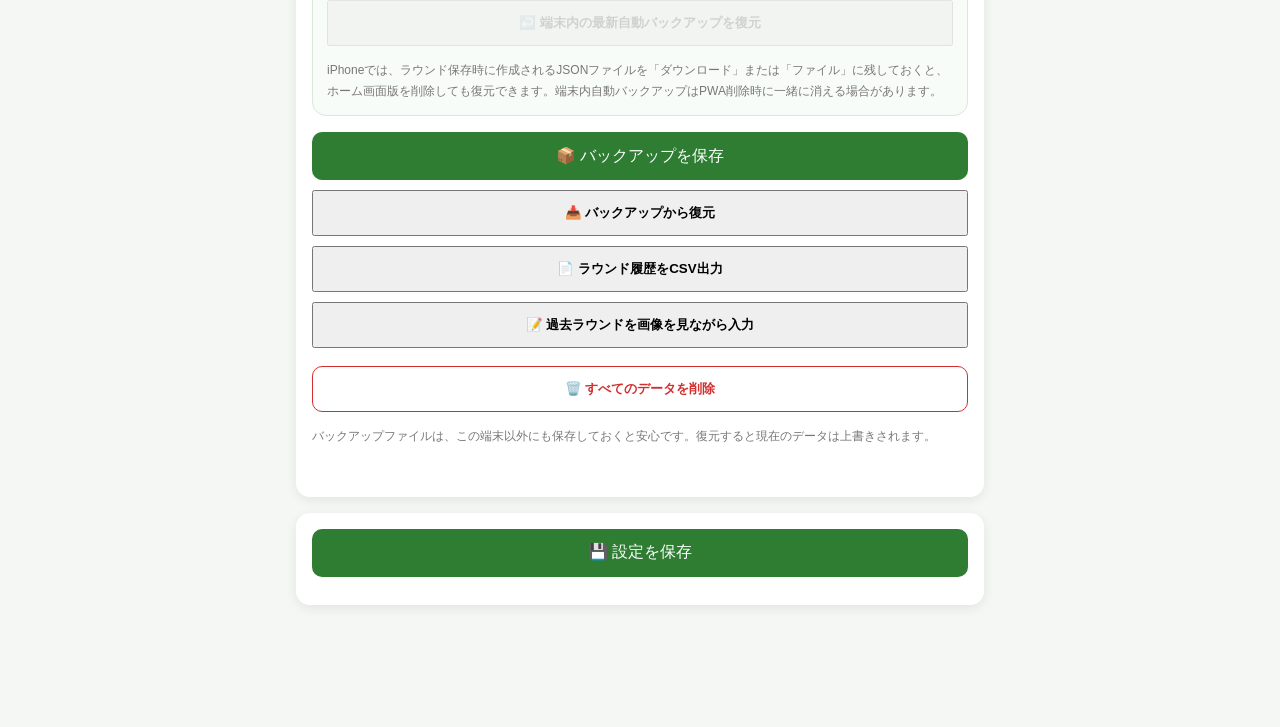
<file: settings.html>
<!DOCTYPE html>
<html lang="ja">

<head>

    <meta charset="UTF-8">

    <meta name="viewport"
          content="width=device-width, initial-scale=1.0, viewport-fit=cover">
    <meta name="theme-color" content="#2E7D32">
    <meta name="apple-mobile-web-app-capable" content="yes">
    <meta name="apple-mobile-web-app-status-bar-style" content="default">
    <meta name="apple-mobile-web-app-title" content="ScoreCraft">
    <link rel="manifest" href="manifest.webmanifest">
    <link rel="icon" href="icons/icon-192.png" sizes="192x192">
    <link rel="apple-touch-icon" href="icons/icon-192.png">

    <title>ScoreCraft - 設定</title>

    <link rel="stylesheet"
          href="css/style.css">

</head>

<body>

<header>

    <h1>⚙️ 設定</h1>

    <p>ScoreCraftを自分好みにカスタマイズ</p>

</header>

<main>

    <h2 class="settings-group-title">ラウンド入力設定</h2>

    <!-- 入力モード -->

    <section class="card">

        <h2>入力モード</h2>

        <select id="inputMode">

            <option value="simple">
                シンプル
            </option>

            <option value="standard">
                スタンダード
            </option>

            <option value="custom">
                カスタム
            </option>

        </select>

        <p class="description">

            シンプル：スコアのみ入力<br>
            スタンダード：おすすめ構成<br>
            カスタム：入力項目を自由に選択

        </p>

    </section>

    <!-- 距離単位 -->

    <section class="card">

        <h2>グリーン距離単位</h2>

        <select id="distanceUnit">

            <option value="step">

                歩数

            </option>

            <option value="yard">

                ヤード

            </option>

        </select>

    </section>

    <!-- カスタム項目 -->

    <section class="card">

        <h2>入力項目（カスタム）</h2>

        <div id="customInputs">

            <!-- settings.js が生成 -->

        </div>

    </section>

    <h2 class="settings-group-title">登録データ</h2>

    <!-- マイクラブ -->

    <section class="card">

        <h2>マイクラブ</h2>

        <button
            class="btn"
            onclick="location.href='myclubs.html'">

            🏌️ マイクラブを編集

        </button>

    </section>


    <!-- ゴルフ場管理 -->
    <section class="card">
        <h2>ゴルフ場管理</h2>
        <p class="section-description">ゴルフ場名と18ホールのPARを登録・編集できます。</p>
        <button class="btn" type="button" onclick="location.href='course-management.html'">
            ⛳ ゴルフ場を管理
        </button>
    </section>

    <h2 class="settings-group-title">アプリ・データ</h2>

    <!-- データ管理 -->

    <section class="card">

        <div class="section-heading">
            <div>
                <h2>データ管理</h2>
                <p class="section-description">ラウンド・設定・マイクラブをバックアップできます。</p>
            </div>
        </div>

        <div id="dataSummary" class="data-summary-grid"></div>

        <div class="auto-backup-panel">
            <div class="auto-backup-row">
                <div>
                    <strong>自動バックアップ</strong>
                    <p>ラウンド保存時に全データのJSONバックアップを自動作成します。</p>
                </div>
                <label class="switch-row" for="autoBackupEnabled">
                    <input id="autoBackupEnabled" type="checkbox">
                    <span>ON</span>
                </label>
            </div>
            <div id="autoBackupStatus" class="auto-backup-status"></div>
            <div class="auto-backup-actions">
                <button id="downloadLatestAutoBackupButton" class="secondary-button data-action-button" type="button">
                    📦 最新データを今すぐバックアップ
                </button>
                <button id="restoreLatestAutoBackupButton" class="secondary-button data-action-button" type="button">
                    ↩️ 端末内の最新自動バックアップを復元
                </button>
            </div>
            <p class="data-note">
                iPhoneでは、ラウンド保存時に作成されるJSONファイルを「ダウンロード」または「ファイル」に残しておくと、ホーム画面版を削除しても復元できます。端末内自動バックアップはPWA削除時に一緒に消える場合があります。
            </p>
        </div>

        <div class="data-action-list">
            <button id="exportBackupButton" class="btn" type="button">
                📦 バックアップを保存
            </button>

            <button id="importBackupButton" class="secondary-button data-action-button" type="button">
                📥 バックアップから復元
            </button>

            <button id="exportCsvButton" class="secondary-button data-action-button" type="button">
                📄 ラウンド履歴をCSV出力
            </button>

            <button class="secondary-button data-action-button" type="button" onclick="location.href='import-rakuten.html'">
                📝 過去ラウンドを画像を見ながら入力
            </button>

            <button id="deleteAllDataButton" class="danger-button" type="button">
                🗑️ すべてのデータを削除
            </button>
        </div>

        <input id="backupFileInput" type="file" accept="application/json,.json" hidden>

        <p class="data-note">
            バックアップファイルは、この端末以外にも保存しておくと安心です。復元すると現在のデータは上書きされます。
        </p>

        <div id="dataMessageArea" class="data-message" aria-live="polite"></div>

    </section>

        <!-- 保存 -->

    <section class="card">

        <button
            id="saveButton"
            class="btn"
            type="button">

            💾 設定を保存

        </button>

        <div id="messageArea"></div>

    </section>

</main>

<div id="navigation"></div>

<script src="js/app.js"></script>
<script src="js/config.js?v=1.3.30"></script>
<script src="js/storage.js"></script>
<script src="js/navigation.js"></script>
<script src="js/settings.js?v=1.3.30"></script>
<script src="js/backup.js"></script>
<script src="js/dataManagement.js"></script>

</body>

</html>
</file>
<file: css/style.css>
/* ==========================================
   ScoreCraft Ver2
   style.css
========================================== */

/* ===============================
   リセット
================================ */

*{
    margin:0;
    padding:0;
    box-sizing:border-box;
}

/* ===============================
   共通
================================ */

:root{

    --primary:#2E7D32;
    --primary-light:#43A047;

    --background:#F5F7F5;

    --card:#FFFFFF;

    --text:#222222;

    --subtext:#777777;

    --border:#DDDDDD;

    --danger:#D32F2F;

    --radius:14px;

    --shadow:0 3px 12px rgba(0,0,0,.08);

}

body{

    font-family:
        "Yu Gothic UI",
        "Hiragino Sans",
        sans-serif;

    background:var(--background);

    color:var(--text);

    max-width:480px;

    margin:auto;

    min-height:100vh;

    padding-bottom:90px;

}

/* ===============================
   Header
================================ */

header{

    background:var(--primary);

    color:white;

    text-align:center;

    padding:18px;

    box-shadow:var(--shadow);

}

header h1{

    font-size:28px;

}

header p{

    margin-top:6px;

    font-size:13px;

    opacity:.9;

}

/* ===============================
   Main
================================ */

main{

    padding:16px;

}

/* ===============================
   Card
================================ */

.card{

    background:var(--card);

    border-radius:var(--radius);

    padding:16px;

    margin-bottom:16px;

    box-shadow:var(--shadow);

}

.card h2{

    margin-bottom:12px;

    color:var(--primary);

    font-size:20px;

}

/* ===============================
   Button
================================ */

.btn{

    width:100%;

    height:48px;

    border:none;

    border-radius:10px;

    background:var(--primary);

    color:white;

    font-size:16px;

    cursor:pointer;

    transition:.2s;

}

.btn:hover{

    background:var(--primary-light);

}

/* ===============================
   Input
================================ */

input,
select,
textarea{

    width:100%;

    margin-top:8px;

    margin-bottom:14px;

    padding:12px;

    border:1px solid var(--border);

    border-radius:10px;

    font-size:16px;

    background:white;

}

textarea{

    resize:vertical;

}

/* ===============================
   Table
================================ */

table{

    width:100%;

    border-collapse:collapse;

}

th{

    background:var(--primary);

    color:white;

}

th,
td{

    border:1px solid var(--border);

    padding:10px;

    text-align:center;

}

/* ===============================
   Navigation
================================ */

.bottom-nav{

    position:fixed;

    left:50%;

    transform:translateX(-50%);

    bottom:0;

    width:100%;

    max-width:480px;

    height:70px;

    background:white;

    display:flex;

    justify-content:space-around;

    align-items:center;

    border-top:1px solid var(--border);

    box-shadow:0 -2px 8px rgba(0,0,0,.08);

    z-index:1000;

}

.nav-item{

    display:flex;

    flex-direction:column;

    align-items:center;

    text-decoration:none;

    color:#888;

    font-size:12px;

}

.nav-icon{

    font-size:24px;

    margin-bottom:4px;

}

.active{

    color:var(--primary);

    font-weight:bold;

}

/* ===============================
   Message
================================ */

#messageArea{

    margin-top:12px;

    text-align:center;

    font-weight:bold;

}

/* ===============================
   Utility
================================ */

.hidden{

    display:none;

}

.center{

    text-align:center;

}

.mt16{

    margin-top:16px;

}

.mb16{

    margin-bottom:16px;

}

/* ===============================
   Settings
================================ */

.setting-item{

    display:flex;

    align-items:center;

    gap:12px;

    margin-bottom:12px;

}

.setting-item input{

    width:20px;

    height:20px;

    margin:0;

}

.setting-item span{

    font-size:16px;

}

/* ===============================
   My Clubs
================================ */

.club-item{

    display:flex;

    align-items:center;

    gap:12px;

    margin-bottom:12px;

    padding:8px 0;

}

.club-item input{

    width:20px;

    height:20px;

    margin:0;

}

.club-item span{

    font-size:16px;

}

/* ===============================
   Club Category
=============================== */

.club-category{

    margin-top:24px;

    margin-bottom:10px;

    padding-bottom:6px;

    border-bottom:2px solid #e5e7eb;

    font-size:18px;

    font-weight:bold;

}
/* ===============================
   Home Dashboard
================================ */

.welcome-card p {
    color: var(--subtext);
    line-height: 1.7;
}

.section-heading {
    display: flex;
    align-items: center;
    justify-content: space-between;
}

.dashboard-grid {
    display: grid;
    grid-template-columns: repeat(2, minmax(0, 1fr));
    gap: 10px;
}

.dashboard-stat {
    min-height: 105px;
    padding: 14px 10px;
    border: 1px solid var(--border);
    border-radius: 12px;
    background: #fafcfa;
    display: flex;
    flex-direction: column;
    justify-content: center;
    text-align: center;
}

.dashboard-stat-label {
    color: var(--subtext);
    font-size: 13px;
}

.dashboard-stat-value {
    margin-top: 8px;
    color: var(--primary);
    font-size: 30px;
    font-weight: bold;
    line-height: 1;
}

.dashboard-stat-value small {
    margin-left: 3px;
    font-size: 13px;
    color: var(--subtext);
}

.empty-state {
    padding: 22px 8px;
    text-align: center;
    color: var(--subtext);
    line-height: 1.8;
}

.empty-state.compact {
    padding: 10px 4px;
}

.recent-round-list {
    display: flex;
    flex-direction: column;
}

.recent-round-item {
    display: flex;
    align-items: center;
    justify-content: space-between;
    gap: 12px;
    padding: 14px 0;
    border-bottom: 1px solid var(--border);
}

.recent-round-item:first-child {
    padding-top: 2px;
}

.recent-round-item:last-child {
    padding-bottom: 2px;
    border-bottom: none;
}

.recent-round-main {
    min-width: 0;
    flex: 1;
}

.recent-round-course {
    display: block;
    overflow: hidden;
    text-overflow: ellipsis;
    white-space: nowrap;
    font-size: 15px;
}

.recent-round-meta {
    margin-top: 5px;
    color: var(--subtext);
    font-size: 12px;
    line-height: 1.5;
}

.recent-round-score-area {
    min-width: 62px;
    display: flex;
    flex-direction: column;
    align-items: flex-end;
}

.recent-round-score-label {
    color: var(--subtext);
    font-size: 10px;
}

.recent-round-score {
    margin-top: 2px;
    color: var(--primary);
    font-size: 28px;
    line-height: 1;
}

.recent-round-relative {
    margin-top: 4px;
    padding: 2px 6px;
    border-radius: 20px;
    background: #edf6ee;
    color: var(--primary);
    font-size: 11px;
    font-weight: bold;
}

/* ===============================
   Round History
================================ */

.section-description {
    margin-top: 4px;
    color: var(--subtext);
    font-size: 13px;
}

.history-count {
    flex-shrink: 0;
    padding: 5px 10px;
    border-radius: 20px;
    background: #edf6ee;
    color: var(--primary);
    font-size: 13px;
    font-weight: bold;
}

.history-filter-area {
    margin: 18px 0 10px;
}

.history-filter-area label {
    display: block;
    margin-bottom: 7px;
    font-size: 14px;
    font-weight: bold;
}

.history-list {
    display: flex;
    flex-direction: column;
}

.history-item {
    width: 100%;
    padding: 15px 2px;
    border: none;
    border-bottom: 1px solid var(--border);
    border-radius: 0;
    background: transparent;
    color: inherit;
    display: flex;
    align-items: center;
    gap: 12px;
    text-align: left;
    cursor: pointer;
}

.history-item:last-child {
    border-bottom: none;
}

.history-item:hover {
    background: #fafcfa;
}

.history-item-main {
    min-width: 0;
    flex: 1;
    display: flex;
    flex-direction: column;
}

.history-item-date,
.history-item-detail {
    color: var(--subtext);
    font-size: 12px;
}

.history-item-course {
    margin: 4px 0;
    overflow: hidden;
    text-overflow: ellipsis;
    white-space: nowrap;
    font-size: 15px;
}

.history-item-score-area {
    min-width: 58px;
    display: flex;
    flex-direction: column;
    align-items: flex-end;
}

.history-item-score {
    color: var(--primary);
    font-size: 28px;
    line-height: 1;
}

.history-item-relative {
    margin-top: 4px;
    color: var(--subtext);
    font-size: 11px;
    font-weight: bold;
}

.history-item-arrow {
    color: var(--subtext);
    font-size: 28px;
    font-weight: normal;
}

.compact-button {
    width: auto;
    margin: 0;
    padding: 7px 12px;
}

.round-detail-summary {
    margin-top: 8px;
}

.round-detail-heading {
    margin-bottom: 16px;
}

.round-detail-course {
    display: block;
    font-size: 18px;
}

.round-detail-meta {
    margin-top: 5px;
    color: var(--subtext);
    font-size: 13px;
}

.round-detail-stats {
    display: grid;
    grid-template-columns: repeat(4, minmax(0, 1fr));
    gap: 7px;
}

.round-detail-stat {
    padding: 10px 4px;
    border: 1px solid var(--border);
    border-radius: 10px;
    background: #fafcfa;
    text-align: center;
}

.round-detail-stat span {
    display: block;
    color: var(--subtext);
    font-size: 10px;
}

.round-detail-stat strong {
    display: block;
    margin-top: 5px;
    color: var(--primary);
    font-size: 21px;
}

.hole-table-wrapper {
    margin: 20px 0;
    overflow-x: auto;
}

.hole-score-table {
    width: 100%;
    min-width: 420px;
    border-collapse: collapse;
    text-align: center;
}

.hole-score-table th,
.hole-score-table td {
    padding: 9px 6px;
    border-bottom: 1px solid var(--border);
    font-size: 13px;
}

.hole-score-table th {
    color: var(--subtext);
    font-size: 11px;
}

.hole-score-table td:nth-child(3) {
    font-weight: bold;
}

.score-eagle,
.score-birdie {
    color: #c62828;
}

.score-par {
    color: var(--primary);
}

.score-bogey,
.score-double-or-more {
    color: #1565c0;
}

.danger-button {
    width: 100%;
    margin-top: 8px;
    padding: 13px;
    border: 1px solid #d32f2f;
    border-radius: 10px;
    background: #ffffff;
    color: #d32f2f;
    font-weight: bold;
    cursor: pointer;
}

@media (max-width: 420px) {
    .round-detail-stats {
        grid-template-columns: repeat(2, minmax(0, 1fr));
    }
}

.recent-round-item[role="link"] {
    cursor: pointer;
}

.recent-round-item[role="link"]:hover {
    background: #fafcfa;
}

/* ==========================================
   Step7 分析画面
========================================== */

.analysis-summary-grid {
    display: grid;
    grid-template-columns: repeat(2, minmax(0, 1fr));
    gap: 10px;
}

.analysis-stat-card {
    min-height: 92px;
    padding: 14px 10px;
    border: 1px solid var(--border);
    border-radius: 12px;
    background: #fafcfa;
    text-align: center;
}

.analysis-stat-card span {
    display: block;
    color: var(--subtext);
    font-size: 12px;
}

.analysis-stat-card strong {
    display: block;
    margin-top: 8px;
    color: var(--primary);
    font-size: 27px;
    line-height: 1.15;
}

.score-chart-area {
    width: 100%;
    min-height: 230px;
    overflow: hidden;
}

#scoreChart {
    display: block;
    max-width: 100%;
}

.analysis-recent-list,
.club-analysis-list {
    display: grid;
    gap: 9px;
}

.analysis-recent-item {
    display: grid;
    grid-template-columns: auto minmax(0, 1fr) auto auto;
    align-items: center;
    gap: 9px;
    width: 100%;
    padding: 12px 10px;
    border: 1px solid var(--border);
    border-radius: 11px;
    background: #ffffff;
    color: var(--text);
    text-align: left;
    cursor: pointer;
}

.analysis-recent-item:hover {
    background: #fafcfa;
}

.analysis-recent-date {
    color: var(--subtext);
    font-size: 11px;
}

.analysis-recent-course {
    overflow: hidden;
    font-size: 13px;
    font-weight: 600;
    text-overflow: ellipsis;
    white-space: nowrap;
}

.analysis-recent-item > strong {
    color: var(--primary);
    font-size: 22px;
}

.direction-grid {
    display: grid;
    grid-template-columns: repeat(3, minmax(0, 1fr));
    gap: 8px;
}

.direction-card {
    padding: 14px 4px;
    border: 1px solid var(--border);
    border-radius: 12px;
    background: #fafcfa;
    text-align: center;
}

.direction-card span,
.direction-card small {
    display: block;
    color: var(--subtext);
    font-size: 11px;
}

.direction-card strong {
    display: block;
    margin: 6px 0 4px;
    color: var(--primary);
    font-size: 24px;
}

.club-analysis-item {
    padding: 11px 12px;
    border: 1px solid var(--border);
    border-radius: 11px;
    background: #ffffff;
}

.club-analysis-heading {
    display: flex;
    align-items: center;
    justify-content: space-between;
    gap: 10px;
    margin-bottom: 8px;
}

.club-analysis-heading strong {
    font-size: 14px;
}

.club-analysis-heading span {
    color: var(--primary);
    font-weight: bold;
    font-size: 14px;
}

.club-analysis-heading small {
    color: var(--subtext);
    font-weight: normal;
}

.analysis-progress {
    height: 8px;
    overflow: hidden;
    border-radius: 999px;
    background: #e7eee7;
}

.analysis-progress span {
    display: block;
    height: 100%;
    border-radius: inherit;
    background: var(--primary-light);
}

@media (min-width: 421px) {
    .analysis-summary-grid {
        grid-template-columns: repeat(3, minmax(0, 1fr));
    }
}

/* ============================================
   Step8 データ管理
============================================ */

.data-summary-grid {
    display: grid;
    grid-template-columns: repeat(3, minmax(0, 1fr));
    gap: 8px;
    margin-bottom: 16px;
}

.data-summary-item {
    min-width: 0;
    padding: 12px 6px;
    border: 1px solid var(--border);
    border-radius: 12px;
    background: #fafcfa;
    text-align: center;
}

.data-summary-item span,
.data-summary-item small {
    display: block;
    color: var(--subtext);
    font-size: 11px;
}

.data-summary-item strong {
    display: inline-block;
    margin: 6px 2px 2px;
    color: var(--primary);
    font-size: 22px;
    line-height: 1.1;
    word-break: break-word;
}

.data-action-list {
    display: grid;
    gap: 10px;
}

.data-action-list button {
    width: 100%;
}

.data-action-button {
    min-height: 46px;
    font-weight: 700;
}

.data-note {
    margin: 14px 0 0;
    color: var(--subtext);
    font-size: 12px;
    line-height: 1.7;
}

.data-message {
    min-height: 24px;
    margin-top: 10px;
    color: var(--primary);
    font-size: 13px;
    font-weight: 700;
    text-align: center;
}

.data-message.error {
    color: #c62828;
}


/* ============================================
   Step9: ラウンド編集
============================================ */
.round-detail-actions,
.round-save-actions {
    display: grid;
    gap: 12px;
    margin-top: 16px;
}

.round-detail-actions .primary-button,
.round-detail-actions .danger-button,
.round-save-actions .primary-button,
.round-save-actions .secondary-button {
    width: 100%;
}

@media (min-width: 640px) {
    .round-detail-actions,
    .round-save-actions {
        grid-template-columns: repeat(2, minmax(0, 1fr));
    }
}

/* ============================================
   Step10: 最終仕上げ・PWA対応
============================================ */

html {
    background: var(--background);
    -webkit-text-size-adjust: 100%;
}

body {
    padding-bottom: calc(90px + env(safe-area-inset-bottom));
}

button,
input,
select,
textarea,
a {
    -webkit-tap-highlight-color: transparent;
}

button,
.btn,
.primary-button,
.secondary-button,
.danger-button {
    touch-action: manipulation;
}

input,
select,
textarea {
    font-size: 16px;
}

.bottom-nav {
    padding-bottom: env(safe-area-inset-bottom);
}

.install-status {
    margin-bottom: 12px;
    padding: 12px;
    border: 1px solid var(--border);
    border-radius: 12px;
    background: #fafcfa;
    color: var(--subtext);
    font-size: 13px;
    line-height: 1.6;
}

.install-instructions {
    margin-top: 12px;
    padding: 12px;
    border-left: 4px solid var(--primary-light);
    border-radius: 8px;
    background: #f1f8f2;
    color: var(--text);
    font-size: 13px;
    line-height: 1.7;
}

@media (display-mode: standalone) {
    header {
        padding-top: calc(18px + env(safe-area-inset-top));
    }
}

@media (min-width: 760px) {
    body {
        max-width: 720px;
    }
}

@media (prefers-reduced-motion: reduce) {
    *,
    *::before,
    *::after {
        scroll-behavior: auto !important;
        transition-duration: 0.01ms !important;
        animation-duration: 0.01ms !important;
        animation-iteration-count: 1 !important;
    }
}

.course-manager-list{display:grid;gap:10px}.course-manager-item{display:flex;justify-content:space-between;gap:12px;align-items:center;padding:14px;border:1px solid var(--border);border-radius:12px;background:#fafcfa}.course-manager-item div:first-child{display:grid;gap:3px}.course-manager-item small,.course-manager-item span{color:var(--subtext);font-size:13px}.course-manager-actions{display:flex;gap:6px;align-items:center}.mini-button{padding:8px 10px;border:1px solid var(--primary);border-radius:8px;background:white;color:var(--primary);font-weight:700}.danger-mini{border-color:#c62828;color:#c62828}.built-in-label{padding:5px 8px;border-radius:999px;background:#e8f5e9;color:var(--primary)!important}.par-toolbar,.course-form-actions{display:flex;gap:10px;flex-wrap:wrap;margin:14px 0}.par-input-grid{display:grid;grid-template-columns:repeat(6,1fr);gap:8px}.par-input-item{display:grid;gap:4px;text-align:center;font-size:12px}.par-input-item select{padding:9px 4px}.par-total-box{display:flex;justify-content:space-around;margin:14px 0;padding:12px;border-radius:10px;background:#f1f8f2}.par-total-box span{display:grid;text-align:center;gap:3px}.course-form-actions .btn{flex:1}@media(max-width:520px){.par-input-grid{grid-template-columns:repeat(3,1fr)}.course-manager-item{align-items:flex-start}.course-manager-actions{flex-direction:column}}


/* ゴルフ場未登録時・設定グループ */
.settings-group-title {
    max-width: 840px;
    margin: 28px auto 10px;
    padding: 0 4px;
    color: #2e7d32;
    font-size: 1.05rem;
    letter-spacing: 0.04em;
}
.course-empty-state {
    padding: 30px 18px;
    text-align: center;
    border: 2px dashed #c8dfca;
    border-radius: 16px;
    background: #f8fcf8;
}
.course-empty-icon {
    margin-bottom: 8px;
    font-size: 2.5rem;
}
.course-empty-state h3 {
    margin: 0 0 8px;
    color: #236b28;
}
.course-empty-state p {
    margin: 0 auto 18px;
    max-width: 420px;
    color: #607064;
    line-height: 1.7;
}
.course-empty-button {
    width: min(100%, 360px);
}


/* ============================================
   ゴルフ場管理画面：共通下部ナビ対応
============================================ */
#navigation {
    position: relative;
    z-index: 1000;
}

.course-form-actions {
    margin-bottom: 8px;
}

@media (max-height: 560px) {
    /* ソフトキーボード表示中も内容を操作しやすくする */
    body.keyboard-visible .bottom-nav {
        display: none;
    }

    body.keyboard-visible {
        padding-bottom: 24px;
    }
}


/* ============================================
   Score edit UI refresh
============================================ */
.hole-card { padding: 20px; }
.hole-card .form-group { margin-bottom: 18px; }
.hole-card .form-group > label {
    display:block; margin-bottom:8px; font-weight:700; color:#17221a;
}
.direction-buttons {
    display:grid; grid-template-columns:repeat(3,minmax(0,1fr)); gap:10px;
}
.direction-button {
    min-height:48px; padding:10px 8px; border:1px solid #9bc8a2;
    border-radius:10px; background:#fff; color:var(--primary);
    font-size:14px; font-weight:700; cursor:pointer;
}
.direction-button.selected {
    background:#eaf5ec; border-color:var(--primary);
    box-shadow:inset 0 0 0 1px var(--primary);
}
.penalty-area { display:grid; gap:12px; }
.penalty-area .form-group {
    display:grid; grid-template-columns:minmax(100px,1fr) auto; align-items:center;
    gap:14px; margin:0;
}
.penalty-area .form-group > label { margin:0; }
.counter-control {
    display:grid; grid-template-columns:44px 60px 44px; min-height:44px;
    overflow:hidden; border:1px solid var(--border); border-radius:10px; background:#fff;
}
.counter-control button {
    border:0; background:#f3f8f4; color:var(--primary); font-size:22px; cursor:pointer;
}
.counter-control span {
    display:grid; place-items:center; border-left:1px solid var(--border);
    border-right:1px solid var(--border); font-size:18px;
}
.hole-progress {
    display:grid; grid-template-columns:repeat(9,minmax(0,1fr)); gap:8px;
    margin-top:20px;
}
.hole-progress-button {
    aspect-ratio:1; min-width:0; border:1px solid #c7dbc9; border-radius:50%;
    background:#fff; color:#174c25; font-weight:700; cursor:pointer;
}
.hole-progress-button.current {
    background:var(--primary); border-color:var(--primary); color:#fff;
    box-shadow:0 4px 10px rgba(46,125,50,.22);
}
.hole-progress-button.completed:not(.current) { background:#edf6ee; }
.hole-navigation { display:flex; justify-content:space-between; gap:14px; margin-top:22px; }
.hole-navigation-button {
    min-height:48px; padding:0 18px; border:1px solid var(--primary); border-radius:10px;
    background:#fff; color:var(--primary); font-weight:700; cursor:pointer;
}
.hole-navigation-button:last-child { background:var(--primary); color:#fff; }
.hole-navigation-button:disabled { opacity:.4; cursor:not-allowed; }
.round-save-actions { grid-template-columns:1fr 1fr; }
.round-save-actions .primary-button,
.round-save-actions .secondary-button {
    min-height:52px; border-radius:10px; font-size:16px; font-weight:800;
}
.round-save-actions .primary-button { background:var(--primary); color:#fff; border:1px solid var(--primary); }
.round-save-actions .secondary-button { background:#fff; color:#c62828; border:1px solid #ef7777; }
.edit-mode-selector h2 { margin-bottom:4px; }
.edit-mode-heading p { color:var(--subtext); font-size:13px; }
.edit-mode-options { display:grid; grid-template-columns:repeat(3,minmax(0,1fr)); gap:12px; margin-top:16px; }
.edit-mode-option {
    position:relative; display:grid; justify-items:center; gap:6px; min-height:112px;
    padding:15px 10px; border:1px solid var(--border); border-radius:12px;
    background:#fff; color:var(--text); cursor:pointer;
}
.edit-mode-option.selected { border-color:var(--primary); background:#f5fbf6; box-shadow:inset 0 0 0 1px var(--primary); }
.edit-mode-option.selected::after {
    content:'✓'; position:absolute; top:8px; right:9px; display:grid; place-items:center;
    width:20px; height:20px; border-radius:50%; background:var(--primary); color:#fff; font-size:12px;
}
.edit-mode-icon { color:var(--primary); font-size:27px; line-height:1; }
.edit-mode-option small { color:var(--subtext); font-size:11px; }
@media(max-width:520px){
    .edit-mode-options{grid-template-columns:1fr;}
    .edit-mode-option{min-height:88px;}
    .direction-buttons{grid-template-columns:1fr;}
    .hole-progress{grid-template-columns:repeat(6,minmax(0,1fr));}
    .round-save-actions{grid-template-columns:1fr;}
    .hole-navigation-button{flex:1;padding:0 8px;}
}

/* CSVインポート */
.import-guide-card .btn { margin-bottom:12px; }
.import-summary { display:grid; gap:6px; padding:14px; border-radius:12px; background:#f3f8f4; }
.import-summary strong { color:var(--primary); overflow-wrap:anywhere; }
.import-summary span { color:var(--subtext); font-size:14px; }
.import-warnings { color:#9a6700; font-size:13px; }
.import-warnings p { margin:10px 0 0; }
.import-toolbar { display:flex; gap:8px; margin:12px 0; }
.small-secondary-button { min-height:38px; padding:0 14px; border:1px solid var(--border); border-radius:9px; background:#fff; color:var(--primary); font-weight:700; }
.import-preview-list { display:grid; gap:10px; margin-bottom:18px; }
.import-preview-item { display:grid; grid-template-columns:26px minmax(0,1fr); align-items:start; gap:10px; padding:14px; border:1px solid var(--border); border-radius:12px; background:#fff; cursor:pointer; }
.import-preview-item:has(input:checked) { border-color:var(--primary); background:#f7fbf7; }
.import-preview-item.invalid { border-color:#ef9a9a; background:#fff8f8; cursor:not-allowed; }
.import-preview-item.duplicate { border-style:dashed; }
.import-preview-item input { width:20px; height:20px; margin-top:2px; accent-color:var(--primary); }
.import-preview-content { display:grid; gap:5px; min-width:0; }
.import-preview-heading { display:flex; align-items:center; flex-wrap:wrap; gap:7px; }
.import-preview-content > span:nth-child(2) { color:var(--subtext); font-size:13px; }
.import-preview-content small { color:#c62828; }
.import-badge { padding:3px 7px; border-radius:999px; font-size:11px; font-style:normal; font-weight:700; }
.import-badge.warning { background:#fff3cd; color:#765600; }
.import-badge.error { background:#fde8e8; color:#b42318; }
#importMessage { margin-top:12px; }
@media(max-width:520px){ .import-toolbar{display:grid;grid-template-columns:1fr 1fr;} }

/* 楽天スコア画像取込 */
.rakuten-import-page{padding-bottom:110px}.image-picker{display:flex;flex-direction:column;align-items:center;justify-content:center;gap:6px;border:2px dashed #77ad7b;border-radius:16px;padding:24px;background:#f5fbf5;cursor:pointer;text-align:center}.image-picker-icon{font-size:34px}.image-picker span:last-child{font-size:13px;color:#68736a}.import-image-preview-list{display:grid;grid-template-columns:repeat(2,minmax(0,1fr));gap:10px;margin:14px 0}.import-image-preview{position:relative;border:1px solid #d9e2da;border-radius:12px;overflow:hidden;background:white}.import-image-preview img{width:100%;height:120px;object-fit:cover;display:block}.import-image-preview span{position:absolute;left:8px;bottom:8px;background:rgba(0,0,0,.68);color:white;border-radius:999px;padding:3px 9px;font-size:12px}.ocr-progress{margin-top:16px}.ocr-progress-track{height:10px;border-radius:999px;background:#e1e8e2;overflow:hidden}.ocr-progress-bar{height:100%;width:0;background:#2e7d32;transition:width .2s}.ocr-progress p{text-align:center;font-size:13px;color:#526056}.import-form-grid{display:grid;grid-template-columns:repeat(2,minmax(0,1fr));gap:12px}.import-form-grid label{display:flex;flex-direction:column;gap:5px;font-size:13px;font-weight:700;color:#465249}.import-summary-grid{display:grid;grid-template-columns:repeat(4,1fr);gap:8px;margin:18px 0}.import-summary-grid div{background:#f1f7f2;border-radius:12px;padding:10px;text-align:center}.import-summary-grid span{display:block;font-size:12px;color:#637067}.import-summary-grid strong{font-size:22px;color:#1f6b29}.table-scroll{overflow-x:auto;-webkit-overflow-scrolling:touch}.import-hole-table{border-collapse:collapse;min-width:850px;width:100%;font-size:13px}.import-hole-table th,.import-hole-table td{border:1px solid #d8dfd9;padding:5px;text-align:center}.import-hole-table thead th{background:#2e7d32;color:white;position:sticky;top:0}.import-hole-table tbody th{background:#eef5ef;color:#205f27}.import-hole-table input,.import-hole-table select{width:58px;min-width:0;padding:7px 3px;text-align:center}.import-hole-table .compact-text{width:68px}.course-save-notice{margin:14px 0;padding:12px;border-left:4px solid #43a047;background:#f0f7f1;border-radius:8px;font-size:13px}.checkbox-row{display:flex;align-items:flex-start;gap:9px;margin:14px 0;font-size:14px}.checkbox-row input{width:auto;margin-top:3px}@media(max-width:600px){.import-form-grid{grid-template-columns:1fr}.import-summary-grid{grid-template-columns:repeat(2,1fr)}.import-image-preview img{height:90px}}

/* Ver1.3.0 過去ラウンド高速入力 */
.past-mode-selector{display:grid;grid-template-columns:repeat(3,1fr);gap:8px;margin:12px 0}.past-mode-selector button{border:1px solid #b8c9ba;border-radius:12px;background:#f7faf7;padding:12px 6px;font-weight:700;color:#3b4c3d}.past-mode-selector button.active{background:#2e7d32;color:#fff;border-color:#2e7d32}.quick-entry-box{margin:18px 0;padding:14px;border-radius:14px;background:#f3f8f3}.quick-entry-box h3{margin:0 0 4px}.quick-entry-box p{margin:0 0 10px;font-size:13px;color:#647066}.quick-entry-grid{display:grid;grid-template-columns:1fr 1fr 1.4fr auto;gap:8px;align-items:end}.quick-entry-grid label{display:flex;flex-direction:column;gap:4px;font-size:12px;font-weight:700}.quick-entry-grid input,.quick-entry-grid select{min-height:42px}.reference-preview img{cursor:zoom-in;object-fit:contain;background:#111}.reference-preview.expanded{grid-column:1/-1}.reference-preview.expanded img{height:auto;max-height:70vh}.import-hole-table input[type="text"]{min-width:74px}.import-hole-table td:last-child input{min-width:110px}@media(max-width:700px){.quick-entry-grid{grid-template-columns:1fr 1fr}.quick-value-label{grid-column:1/-1}.quick-entry-grid button{grid-column:1/-1}.past-mode-selector button{font-size:13px;padding:11px 3px}}


/* Ver1.3.1 過去ラウンド入力改善 */
.reference-image-sticky.has-images{position:sticky;top:max(0px,env(safe-area-inset-top));z-index:35;padding:8px;margin-left:-4px;margin-right:-4px;background:rgba(248,250,248,.96);border:1px solid #dce7dd;border-radius:14px;box-shadow:0 8px 20px rgba(28,72,35,.14);backdrop-filter:blur(10px);-webkit-backdrop-filter:blur(10px)}
.reference-image-sticky.has-images .reference-preview img{height:112px;object-fit:contain;background:#111}
.reference-image-sticky.has-images .reference-preview.expanded{position:fixed;inset:max(8px,env(safe-area-inset-top)) 8px calc(86px + env(safe-area-inset-bottom)) 8px;z-index:90;display:flex;align-items:center;justify-content:center;background:rgba(0,0,0,.92);border:0}
.reference-image-sticky.has-images .reference-preview.expanded img{width:100%;height:100%;max-height:none;object-fit:contain}
.reference-image-sticky.has-images .reference-preview.expanded span{position:fixed;top:calc(16px + env(safe-area-inset-top));left:16px}
.club-number-input{font-variant-numeric:tabular-nums}
@media(max-width:600px){.reference-image-sticky.has-images{grid-template-columns:repeat(2,minmax(0,1fr));top:0}.reference-image-sticky.has-images .reference-preview img{height:92px}.quick-entry-box{scroll-margin-top:125px}}


/* Ver1.3.2 マイクラブID入力 */
.club-id-guide{display:grid;gap:7px;margin:10px 0 12px;padding:9px 10px;border:1px solid #cfe0d1;border-radius:10px;background:#fff;font-size:11px;color:#425044}
.club-id-guide>strong{font-size:12px;color:#246b2c}
.club-id-guide>div{display:flex;flex-wrap:wrap;gap:5px 8px}
.club-id-guide>div span{display:inline-flex;align-items:center;gap:3px;white-space:nowrap}
.club-id-guide b{display:inline-grid;place-items:center;min-width:20px;height:20px;padding:0 4px;border-radius:6px;background:#2e7d32;color:#fff;font-size:10px}
.club-id-guide.empty{border-color:#e0d4a9;background:#fffbed}
.club-id-guide a{color:#1f6b29;font-weight:700}

/* Ver1.3.3: My Club ID input */
.club-entry-cell{display:flex;flex-direction:column;align-items:center;gap:3px;min-width:82px}
.club-entry-cell .club-number-input{width:66px;min-width:66px;text-align:center}
.club-name-preview{display:block;max-width:92px;min-height:1.2em;overflow:hidden;text-overflow:ellipsis;white-space:nowrap;font-size:10px;line-height:1.2;color:#2f6f35;font-weight:700}
.club-number-input.invalid{border-color:#c62828!important;background:#fff4f4!important}
.club-number-input.invalid+.club-name-preview{color:#c62828}
.club-id-guide>div{max-height:none;overflow:visible}


/* Ver1.3.5: iPhone Safariでも参考画像を常時固定表示 */
.reference-image-sticky.has-images{
  position:fixed !important;
  top:env(safe-area-inset-top, 0px) !important;
  left:8px;
  right:8px;
  z-index:80;
  display:grid;
  grid-template-columns:repeat(2,minmax(0,1fr));
  gap:8px;
  margin:0 !important;
  padding:8px;
  background:rgba(248,250,248,.98);
  border:1px solid #dce7dd;
  border-radius:14px;
  box-shadow:0 8px 24px rgba(28,72,35,.22);
  -webkit-backdrop-filter:blur(10px);
  backdrop-filter:blur(10px);
}
.reference-image-sticky.has-images .reference-preview{
  margin:0;
  min-width:0;
}
.reference-image-sticky.has-images .reference-preview img{
  width:100%;
  height:104px;
  object-fit:contain;
  background:#111;
}
body.has-fixed-reference-images .rakuten-import-page{
  padding-top:132px;
}
.reference-image-sticky.has-images .reference-preview.expanded{
  position:fixed;
  inset:env(safe-area-inset-top, 0px) 0 calc(78px + env(safe-area-inset-bottom, 0px)) 0;
  z-index:120;
  display:flex;
  align-items:center;
  justify-content:center;
  background:rgba(0,0,0,.94);
  border-radius:0;
}
.reference-image-sticky.has-images .reference-preview.expanded img{
  width:100%;
  height:100%;
  max-height:none;
  object-fit:contain;
}
.reference-image-sticky.has-images .reference-preview.expanded span{
  position:fixed;
  top:calc(12px + env(safe-area-inset-top, 0px));
  left:12px;
  z-index:121;
}
@media(max-width:600px){
  .reference-image-sticky.has-images{
    top:env(safe-area-inset-top, 0px) !important;
    grid-template-columns:repeat(2,minmax(0,1fr));
  }
  .reference-image-sticky.has-images .reference-preview img{height:92px}
  body.has-fixed-reference-images .rakuten-import-page{padding-top:120px}
}


/* Ver1.3.6: 全画面参考画像ビューア */
.reference-image-viewer{
  position:fixed;inset:0;z-index:300;display:none;flex-direction:column;
  background:rgba(0,0,0,.96);touch-action:none;overscroll-behavior:contain;
}
.reference-image-viewer.open{display:flex}
.reference-viewer-toolbar{
  min-height:58px;padding:calc(8px + env(safe-area-inset-top,0px)) 12px 8px;
  display:grid;grid-template-columns:auto 1fr auto;gap:10px;align-items:center;
  color:#fff;background:rgba(15,15,15,.96);border-bottom:1px solid rgba(255,255,255,.18);
}
.reference-viewer-toolbar strong{font-size:15px}
.reference-viewer-toolbar span{font-size:11px;color:#d8d8d8;text-align:center}
.reference-viewer-toolbar button{width:42px;height:42px;border:0;border-radius:50%;background:#fff;color:#111;font-size:30px;line-height:1}
.reference-viewer-stage{
  flex:1;min-height:0;display:flex;align-items:center;justify-content:center;overflow:hidden;
  padding-bottom:calc(78px + env(safe-area-inset-bottom,0px));touch-action:none;
}
.reference-viewer-stage img{
  width:100%;height:100%;object-fit:contain;transform-origin:center center;
  will-change:transform;user-select:none;-webkit-user-select:none;-webkit-touch-callout:none;
}
body.reference-viewer-open{overflow:hidden;touch-action:none}
.reference-preview img{touch-action:manipulation}

/* Ver1.3.7: 入力しながら使える固定拡大プレビュー */
:root{
  --reference-vv-top:0px;
  --reference-panel-height:120px;
  --reference-content-offset:140px;
}
.reference-image-sticky.has-images{
  top:calc(var(--reference-vv-top) + env(safe-area-inset-top,0px)) !important;
  height:var(--reference-panel-height);
  max-height:var(--reference-panel-height);
  overflow:hidden;
  transition:height .18s ease,max-height .18s ease;
  align-items:stretch;
}
body.has-fixed-reference-images .rakuten-import-page{
  padding-top:var(--reference-content-offset) !important;
}
.reference-image-sticky.has-images .reference-preview{
  height:100%;
  position:relative;
}
.reference-image-sticky.has-images .reference-preview img{
  height:100% !important;
  min-height:0;
}
.reference-preview-controls{
  position:absolute;
  right:8px;
  bottom:6px;
  z-index:4;
  display:flex;
  align-items:center;
  gap:7px;
  padding:4px 5px 4px 8px;
  border-radius:999px;
  background:rgba(0,0,0,.68);
  color:#fff;
  font-size:10px;
  pointer-events:none;
}
.reference-preview-controls button{
  display:none;
  min-height:30px;
  padding:3px 10px;
  border:0;
  border-radius:999px;
  background:#fff;
  color:#1f5f29;
  font-size:12px;
  font-weight:800;
  pointer-events:auto;
}
body.reference-preview-enlarged .reference-image-sticky.has-images{
  grid-template-columns:1fr;
  padding:6px;
  background:rgba(12,12,12,.98);
}
body.reference-preview-enlarged .reference-image-sticky.has-images .reference-preview{
  display:none;
}
body.reference-preview-enlarged .reference-image-sticky.has-images .reference-preview.active-reference{
  display:block;
}
body.reference-preview-enlarged .reference-image-sticky.has-images .reference-preview.active-reference img{
  width:100%;
  height:100% !important;
  object-fit:contain;
  touch-action:pinch-zoom pan-x pan-y;
}
body.reference-preview-enlarged .reference-preview-controls{
  display:flex;
}
body.reference-preview-enlarged .reference-preview-controls span{
  display:none;
}
body.reference-preview-enlarged .reference-preview-controls button{
  display:block;
}
.rakuten-import-page input,
.rakuten-import-page select,
.rakuten-import-page textarea,
.quick-entry-box,
.import-hole-table{
  scroll-margin-top:calc(var(--reference-panel-height) + 26px);
}
/* 旧モーダルは使用しない */
.reference-image-viewer{display:none!important}
body.reference-viewer-open{overflow:auto!important;touch-action:auto!important}
@media(max-width:600px){
  body.has-fixed-reference-images .rakuten-import-page{
    padding-top:var(--reference-content-offset) !important;
  }
}

/* Ver1.3.8: ピンチ・ドラッグ・ダブルタップ・長押し全画面 */
.reference-image-sticky.has-images,
.reference-image-sticky.has-images .reference-preview,
.reference-image-sticky.has-images .reference-preview img{
  touch-action:none!important;
  overscroll-behavior:contain;
  -webkit-user-drag:none;
  -webkit-touch-callout:none;
  user-select:none;
}
.reference-image-sticky.has-images .reference-preview{overflow:hidden;cursor:zoom-in}
.reference-image-sticky.has-images .reference-preview.is-zoomed{cursor:grab}
.reference-image-sticky.has-images .reference-preview.is-zoomed:active{cursor:grabbing}
.reference-image-sticky.has-images .reference-preview img{
  transform-origin:center center;
  will-change:transform;
  transition:transform .16s ease-out;
  pointer-events:none;
}
.reference-image-sticky.has-images .reference-preview.is-zoomed img{transition:none}
.reference-preview-controls b{font-size:11px;min-width:38px;text-align:center;color:#fff}
body.reference-preview-enlarged .reference-image-sticky.has-images .reference-preview-controls{pointer-events:none}
body.reference-preview-enlarged .reference-image-sticky.has-images .reference-preview-controls button{pointer-events:auto}
body.reference-longpress-fullscreen{overflow:hidden!important}
body.reference-longpress-fullscreen .reference-image-sticky.has-images{
  position:fixed!important;
  inset:0!important;
  top:0!important;
  width:100vw!important;
  height:100dvh!important;
  max-height:none!important;
  z-index:500!important;
  border:0!important;
  border-radius:0!important;
  padding:env(safe-area-inset-top,0px) 0 env(safe-area-inset-bottom,0px)!important;
  margin:0!important;
  background:#000!important;
}
body.reference-longpress-fullscreen .reference-image-sticky.has-images .reference-preview.active-reference{
  width:100%;height:100%;display:block!important;
}
body.reference-longpress-fullscreen .reference-image-sticky.has-images .reference-preview:not(.active-reference){display:none!important}
body.reference-longpress-fullscreen .reference-preview-controls{display:none!important}
body.reference-longpress-fullscreen .reference-image-sticky.has-images .reference-preview img{width:100%;height:100%!important;object-fit:contain}


/* Ver1.3.9: クラブID一括入力用カンマボタン */
.quick-value-input-row{display:flex;gap:8px;align-items:stretch}
.quick-value-input-row #quickValue{flex:1;min-width:0}
.quick-comma-button{width:52px;min-height:42px;border:1px solid #2e7d32;border-radius:11px;background:#fff;color:#2e7d32;font-size:26px;font-weight:800;line-height:1;touch-action:manipulation}
.quick-comma-button:active{background:#e7f3e8;transform:scale(.97)}
.quick-comma-button[hidden]{display:none!important}

/* ==========================================
   Ver1.3.11 分析画面拡張
========================================== */
.analysis-chart-legend{display:flex;flex-wrap:wrap;gap:8px 14px;margin:0 0 8px;color:var(--subtext);font-size:11px}.analysis-chart-legend span:nth-child(1){color:#2E7D32}.analysis-chart-legend span:nth-child(2){color:#1976D2}.analysis-chart-legend span:nth-child(3){color:#EF6C00}.score-chart-area{min-height:410px}.club-par-group+.club-par-group{margin-top:20px}.club-par-group h3{margin:0 0 10px;color:var(--primary);font-size:16px}.club-analysis-button{display:block;width:100%;padding:0;border:0;background:transparent;color:inherit;text-align:left;cursor:pointer}.club-tap-hint{display:block;margin-top:7px;color:var(--subtext);font-size:10px}.club-direction-detail{margin-top:10px;padding-top:10px;border-top:1px solid var(--border)}.club-direction-grid{display:grid;grid-template-columns:repeat(5,minmax(0,1fr));gap:5px}.club-direction-grid>div{min-width:0;padding:8px 2px;border-radius:8px;background:#f5f8f5;text-align:center}.club-direction-grid span,.club-direction-grid small{display:block;overflow:hidden;color:var(--subtext);font-size:9px;white-space:nowrap;text-overflow:ellipsis}.club-direction-grid strong{display:block;margin:4px 0;color:var(--primary);font-size:16px}.analysis-note{margin:0;color:var(--subtext);font-size:12px}.putt-distance-list{display:grid;gap:7px}.putt-distance-row{display:grid;grid-template-columns:minmax(80px,1fr) auto minmax(65px,auto);align-items:center;gap:8px;padding:11px 12px;border:1px solid var(--border);border-radius:10px;background:#fff}.putt-distance-row span{font-weight:600}.putt-distance-row strong{color:var(--primary);font-size:17px}.putt-distance-row small{color:var(--subtext);font-size:10px;text-align:right}@media(max-width:380px){.club-direction-grid{grid-template-columns:repeat(3,minmax(0,1fr))}}

/* ==========================================
   Ver1.3.12 グラフ表示改善
========================================== */
.score-chart-area{min-height:390px}
#scoreChart{display:block;width:100%;max-width:100%}
.putt-distance-chart-area{width:100%;overflow:hidden}
.putt-chart-scroll{width:100%;overflow-x:auto;overflow-y:hidden;padding-bottom:4px;-webkit-overflow-scrolling:touch}
#puttDistanceChart{display:block;max-width:none}
.putt-chart-note{margin:8px 0 0;color:var(--subtext);font-size:10px;text-align:center}

/* ==========================================
   Ver1.3.13 分析グラフ 3:4レスポンシブ対応
========================================== */
.score-chart-area,
.putt-distance-chart-area,
.putt-chart-scroll {
    width: 100%;
    min-height: 0;
    overflow: hidden;
}
#scoreChart,
#puttDistanceChart {
    display: block;
    width: 100%;
    max-width: 100%;
    height: auto;
}
.putt-chart-scroll {
    padding-bottom: 0;
    -webkit-overflow-scrolling: auto;
}
.analysis-chart-legend {
    align-items: center;
    justify-content: center;
    gap: 6px 12px;
    font-size: 10px;
}
@media (max-width: 420px) {
    .analysis-chart-legend { gap: 5px 9px; font-size: 9px; }
    .card:has(.score-chart-area),
    .card:has(.putt-distance-chart-area) { padding-left: 10px; padding-right: 10px; }
    .putt-chart-note { font-size: 9px; }
}

/* ScoreCraft Ver1.3.16 */
.par-sequence-entry{display:grid;grid-template-columns:minmax(0,1fr) auto;gap:8px 10px;align-items:end;margin:14px 0;padding:12px;border:1px solid var(--border);border-radius:12px;background:#f8fbf8}.par-sequence-entry label{margin:0}.par-sequence-entry input{font-variant-numeric:tabular-nums;letter-spacing:.08em}.par-sequence-entry small{grid-column:1/-1;color:var(--subtext);font-size:11px}.sub-input-label{display:block;margin:10px 0 5px;color:var(--subtext);font-size:12px;font-weight:700}.input-help-text{margin:6px 0 0;color:var(--subtext);font-size:11px}.curve-buttons{grid-template-columns:repeat(3,minmax(0,1fr))}.green-on-buttons{grid-template-columns:repeat(2,minmax(0,1fr))}.approach-shot-group{padding-top:4px}.analysis-mini-heading{margin:10px 0 6px;color:var(--subtext);font-size:12px}.curve-analysis-grid{grid-template-columns:repeat(3,minmax(0,1fr))}.gir-analysis-grid{display:grid;grid-template-columns:repeat(2,minmax(0,1fr));gap:18px}.gir-analysis-grid h3{margin:0 0 10px;color:var(--primary);font-size:15px}.gir-row{padding:9px 0;border-bottom:1px solid var(--border)}.gir-row-head{display:flex;justify-content:space-between;gap:10px;align-items:baseline}.gir-row-head strong{font-size:13px}.gir-row-head span{color:var(--primary);font-weight:800}.gir-row-head small{color:var(--subtext);font-weight:500}@media(max-width:520px){.par-sequence-entry{grid-template-columns:1fr}.par-sequence-entry small{grid-column:auto}.curve-buttons{grid-template-columns:repeat(3,minmax(0,1fr))}.green-on-buttons{grid-template-columns:1fr}.gir-analysis-grid{grid-template-columns:1fr}}

/* ==========================================
   ScoreCraft Ver1.3.17 Compact Round Entry
========================================== */
.compact-hole-input{display:grid;gap:7px}
.hole-card{padding:13px 14px}
.hole-header{margin-bottom:7px;display:flex;align-items:center;justify-content:space-between}
.hole-header h2{margin:0;font-size:18px;line-height:1.1}.hole-header p{margin:2px 0 0;font-size:12px;color:var(--subtext)}
.compact-primary-grid{display:grid;grid-template-columns:.72fr 1.2fr 1.2fr;gap:7px}
.compact-field{min-width:0}.compact-field>label{display:block;margin:0 0 3px;color:#526157;font-size:9px;font-weight:800;letter-spacing:.04em;text-transform:none}
.compact-field select,.compact-field input,.compact-input-section>input{width:100%;min-width:0;height:36px;padding:5px 7px;border:1px solid #cbd9cd;border-radius:8px;background:#fff;font-size:14px}
.compact-par-field select{text-align:center;font-weight:800}
.compact-stepper{display:grid;grid-template-columns:30px minmax(0,1fr) 30px;height:36px;overflow:hidden;border:1px solid #cbd9cd;border-radius:8px;background:#fff}
.compact-stepper button{border:0;background:#f2f7f3;color:var(--primary);font-size:18px;font-weight:800}.compact-stepper input{height:34px;padding:0 2px;border:0;border-left:1px solid #e2e9e3;border-right:1px solid #e2e9e3;border-radius:0;text-align:center;font-size:16px;font-weight:800;-moz-appearance:textfield}.compact-stepper input::-webkit-inner-spin-button,.compact-stepper input::-webkit-outer-spin-button{-webkit-appearance:none;margin:0}
.compact-input-section{position:relative;padding:6px 7px 7px;border:1px solid #dce7dd;border-radius:10px;background:#fbfdfb}.compact-section-title{position:absolute;top:-6px;left:8px;padding:0 4px;background:#fbfdfb;color:#2e7d32;font-size:8px;font-weight:900;letter-spacing:.08em}
.compact-three-grid{display:grid;grid-template-columns:1.25fr .8fr .8fr;gap:6px}.compact-two-grid{display:grid;grid-template-columns:1fr 1fr;gap:6px}
.flick-control,.compact-gir-button{width:100%;height:36px;border:1px solid #9bc8a2;border-radius:8px;background:#fff;color:#245b2d;font-size:14px;font-weight:900;touch-action:none;user-select:none;-webkit-user-select:none}.flick-control.selected,.compact-gir-button.selected{background:#eaf5ec;border-color:#2e7d32;box-shadow:inset 0 0 0 1px #2e7d32}.flick-control.flick-active{transform:scale(.96);background:#e4f2e6}.compact-gir-button.miss{border-color:#d6a0a0;background:#fff4f4;color:#a52828}
.flick-first-guide{margin:5px 0 -1px;padding-top:4px;border-top:1px dashed #d9e4da;color:#6b756d;font-size:8px;line-height:1.25;text-align:center;white-space:normal}
.compact-penalty-grid{display:grid;grid-template-columns:repeat(3,minmax(0,1fr));gap:6px}.compact-counter-item{display:grid;grid-template-columns:auto 1fr;gap:4px;align-items:center}.compact-counter-item>span{font-size:9px;font-weight:800;color:#526157}.compact-mini-counter{display:grid;grid-template-columns:24px minmax(20px,1fr) 24px;height:31px;overflow:hidden;border:1px solid #cbd9cd;border-radius:7px;background:#fff}.compact-mini-counter button{padding:0;border:0;background:#f2f7f3;color:#2e7d32;font-size:15px;font-weight:800}.compact-mini-counter strong{display:grid;place-items:center;font-size:12px;border-left:1px solid #e2e9e3;border-right:1px solid #e2e9e3}
.compact-memo-section>input{height:32px;font-size:12px}
.hole-progress{grid-template-columns:repeat(9,minmax(0,1fr));gap:3px;margin-top:0}.hole-progress-button{width:100%;max-width:26px;justify-self:center;font-size:9px;border-radius:7px;aspect-ratio:1.15}.hole-navigation{gap:8px;margin-top:8px}.hole-navigation-button{min-height:38px;padding:0 11px;border-radius:8px;font-size:12px}
@media(max-width:520px){
  .page-container{padding-left:9px;padding-right:9px}.hole-card{padding:11px 10px}.compact-hole-input{gap:6px}
  .round-info-card.course-selected{padding:8px 10px}.round-info-card.course-selected>h2,.round-info-card.course-selected .course-search-group{display:none}.round-info-card.course-selected .selected-course-area{margin:0 0 5px;padding:6px 8px}.round-info-card.course-selected .selected-course-label{display:none}.round-info-card.course-selected .selected-course-content{align-items:center}.round-info-card.course-selected #selectedCourseDetails{display:none}.round-info-card.course-selected #clearCourseButton{padding:5px 7px;font-size:10px}.round-info-card.course-selected .round-date-group{display:grid;grid-template-columns:auto 1fr;gap:8px;align-items:center;margin:4px 0}.round-info-card.course-selected .round-date-group label{margin:0;font-size:10px}.round-info-card.course-selected .round-date-group input{height:32px;padding:4px 7px;font-size:12px}.round-info-card.course-selected .course-par-summary{margin-top:4px;padding:5px}.round-info-card.course-selected .course-par-item span{font-size:8px}.round-info-card.course-selected .course-par-item strong{font-size:12px}
  .compact-three-grid{grid-template-columns:1.2fr .8fr .8fr}.compact-field select,.compact-field input{font-size:13px}
  .hole-progress-button{max-width:24px}.save-section{margin-top:8px}.round-save-actions .primary-button,.round-save-actions .secondary-button{min-height:42px;font-size:13px}
}
@media(max-width:370px){.compact-primary-grid{grid-template-columns:.62fr 1.19fr 1.19fr}.compact-three-grid{grid-template-columns:1.12fr .88fr .88fr;gap:4px}.compact-input-section{padding-left:5px;padding-right:5px}.compact-field>label{font-size:8px}.compact-penalty-grid{gap:3px}.compact-counter-item{grid-template-columns:1fr}.compact-counter-item>span{text-align:center}.hole-progress-button{max-width:21px;font-size:8px}}

/* ==========================================
   ScoreCraft Ver1.3.18 Alignment + Guided Flick
========================================== */
.compact-primary-grid,
.compact-three-grid{
  align-items:end;
}
.compact-field{
  display:grid;
  grid-template-rows:14px 36px;
  align-content:end;
}
.compact-field>label{
  height:14px;
  line-height:11px;
  margin:0;
  display:flex;
  align-items:flex-start;
}
.compact-field select,
.compact-field input,
.compact-stepper,
.flick-control,
.compact-gir-button{
  box-sizing:border-box;
  align-self:end;
  margin:0;
  height:36px;
  min-height:36px;
}
.compact-step-field .compact-stepper{width:100%}
.compact-gir-button{display:grid;place-items:center;padding:0 5px;line-height:1}
.flick-control{position:relative;display:grid;place-items:center;padding:0 5px;line-height:1}
.flick-control.flick-longpress{transform:scale(.98);box-shadow:0 0 0 3px rgba(46,125,50,.12)}

.flick-radial-layer{
  position:fixed;
  inset:0;
  z-index:9999;
  pointer-events:none;
  background:rgba(16,31,19,.06);
  -webkit-backdrop-filter:blur(1px);
  backdrop-filter:blur(1px);
}
.flick-radial-menu{
  position:fixed;
  width:1px;
  height:1px;
}
.flick-radial-option{
  position:absolute;
  display:grid;
  place-items:center;
  width:48px;
  height:48px;
  margin:-24px 0 0 -24px;
  border:2px solid #9bc8a2;
  border-radius:50%;
  background:rgba(255,255,255,.97);
  color:#245b2d;
  font-size:16px;
  font-weight:900;
  box-shadow:0 5px 18px rgba(20,60,30,.16);
  transition:transform .08s ease,background .08s ease,border-color .08s ease;
}
.flick-radial-option.flick-center{transform:translate(0,0)}
.flick-radial-option.flick-left{transform:translate(-62px,0)}
.flick-radial-option.flick-right{transform:translate(62px,0)}
.flick-radial-option.flick-up{transform:translate(0,-62px)}
.flick-radial-option.flick-down{transform:translate(0,62px)}
.flick-radial-option.active{
  background:#2e7d32;
  border-color:#2e7d32;
  color:#fff;
}
.flick-radial-option.flick-left.active{transform:translate(-62px,0) scale(1.12)}
.flick-radial-option.flick-right.active{transform:translate(62px,0) scale(1.12)}
.flick-radial-option.flick-up.active{transform:translate(0,-62px) scale(1.12)}
.flick-radial-option.flick-down.active{transform:translate(0,62px) scale(1.12)}
.flick-radial-option.flick-center.active{transform:translate(0,0) scale(1.12)}


/* ============================================
   Ver1.3.19 - On-course usability / analysis
============================================ */
.course-par-item small{display:block;margin-top:2px;font-size:9px;line-height:1.15;color:#53685a;font-style:normal;white-space:nowrap}
.course-par-item small b{color:#1f6b29;font-size:11px}
.course-par-item small em{color:#2367d7;font-style:normal;font-weight:800}
.round-info-card.course-selected .course-par-item small{font-size:8px}
.round-info-card.course-selected .course-par-item small b{font-size:10px}

@media(max-width:700px){
  .round-page input[type="number"],
  .round-page input[type="text"],
  .round-page input[type="date"],
  .round-page input[type="search"],
  .round-page select,
  .round-page textarea,
  .round-page .compact-field input,
  .round-page .compact-field select,
  .round-page .compact-stepper input,
  .round-page .compact-input-section>input{font-size:16px!important}
}

.hole-score-table thead th{color:#fff!important;text-shadow:0 1px 1px rgba(0,0,0,.16)}

.round-single-analysis{margin-top:18px;padding-top:16px;border-top:1px solid var(--border)}
.round-analysis-heading h3{margin:0;color:var(--primary);font-size:18px}
.round-analysis-heading p{margin:4px 0 12px;color:var(--subtext);font-size:12px}
.round-analysis-block{margin:10px 0;padding:12px;border:1px solid #dce7dd;border-radius:12px;background:#fbfdfb}
.round-analysis-block h4{margin:0 0 9px;color:#245f2c;font-size:14px}
.round-analysis-block h5{margin:0 0 7px;color:#5c6b60;font-size:11px}
.round-analysis-row{display:flex;align-items:flex-start;justify-content:space-between;gap:10px;padding:7px 0;border-bottom:1px solid #e8eee9;font-size:12px}
.round-analysis-row:last-child{border-bottom:0}
.round-analysis-row>div{display:grid;gap:2px;min-width:0}
.round-analysis-row strong{font-size:12px}
.round-analysis-row span{color:var(--primary);font-weight:800;white-space:nowrap}
.round-analysis-row small{color:var(--subtext);font-weight:500;font-size:10px}
.round-analysis-columns{display:grid;grid-template-columns:1fr 1fr;gap:14px}
.round-three-hole-grid{margin:0}
@media(max-width:520px){.round-analysis-columns{grid-template-columns:1fr}}

.analysis-toc-card{position:sticky;top:6px;z-index:8;padding-bottom:12px}
.analysis-toc{display:grid;grid-template-columns:repeat(3,minmax(0,1fr));gap:7px}
.analysis-toc a{display:flex;align-items:center;justify-content:center;min-height:36px;padding:6px 4px;border:1px solid #b8d0bb;border-radius:9px;background:#f7fbf7;color:#246c2c;text-decoration:none;text-align:center;font-size:11px;font-weight:800}
.analysis-toc a:active{background:#e6f3e7}
.analysis-anchor-section{scroll-margin-top:112px}
.three-hole-grid{display:grid;grid-template-columns:repeat(3,minmax(0,1fr));gap:8px}
.three-hole-item{padding:11px 5px;border:1px solid #dbe6dc;border-radius:10px;background:#f8fbf8;text-align:center}
.three-hole-item span{display:block;color:#657169;font-size:10px}
.three-hole-item strong{display:block;margin:3px 0;color:#2d7134;font-size:19px}
.three-hole-item small{display:block;color:#7a857d;font-size:9px}
.three-hole-item.under strong{color:#1976d2}.three-hole-item.over strong{color:#d65a35}.three-hole-item.even strong{color:#2e7d32}
@media(max-width:370px){.analysis-toc{grid-template-columns:repeat(2,minmax(0,1fr))}.three-hole-grid{gap:5px}.three-hole-item{padding:9px 3px}}

.course-par-summary{display:grid;grid-template-columns:repeat(3,minmax(0,1fr));gap:5px;padding:7px;border-radius:10px;background:#f2f8f3}
.course-par-item{display:grid;grid-template-columns:auto auto minmax(0,1fr);align-items:center;justify-content:center;gap:3px;padding:4px 3px;border-right:1px solid #d6e3d8;text-align:center}
.course-par-item:last-child{border-right:0}
.course-par-item>span{font-size:9px;font-weight:800;color:#617066}
.course-par-item>strong{font-size:14px;color:#2e7d32}
.course-par-item>small{display:flex!important;align-items:center;justify-content:center;gap:1px;margin:0!important;font-size:7px!important}
.course-par-item>small b,.course-par-item>small em{font-size:10px!important}
@media(max-width:370px){.course-par-summary{gap:2px;padding:5px 3px}.course-par-item{gap:2px;padding:3px 1px}.course-par-item>span{font-size:8px}.course-par-item>strong{font-size:12px}.course-par-item>small{font-size:6.5px!important}.course-par-item>small b,.course-par-item>small em{font-size:9px!important}}

/* ============================================
   Ver1.3.20 自動バックアップ
   ============================================ */
.auto-backup-panel {
    margin: 14px 0 16px;
    padding: 14px;
    border: 1px solid #d8e8d9;
    border-radius: 14px;
    background: #f8fcf8;
}
.auto-backup-row {
    display: flex;
    align-items: center;
    justify-content: space-between;
    gap: 12px;
}
.auto-backup-row p {
    margin: 4px 0 0;
    font-size: 0.82rem;
    line-height: 1.45;
    color: #5d6b5f;
}
.switch-row {
    display: inline-flex;
    align-items: center;
    gap: 6px;
    flex: 0 0 auto;
    font-weight: 700;
    color: #2e7d32;
}
.switch-row input {
    width: 20px;
    height: 20px;
    margin: 0;
    accent-color: #2e7d32;
}
.auto-backup-status {
    margin-top: 10px;
    padding: 8px 10px;
    border-radius: 9px;
    background: #edf7ee;
    font-size: 0.78rem;
    color: #315c34;
}
.auto-backup-actions {
    display: grid;
    gap: 8px;
    margin-top: 10px;
}
.auto-backup-actions button:disabled {
    opacity: 0.5;
}


/* Ver1.3.21 - per-shot compact entry */
.compact-shots-section{padding:8px 8px 7px}
.shot-grid{display:grid;grid-template-columns:24px minmax(72px,1.35fr) minmax(58px,.85fr) 48px 54px;gap:5px;align-items:center;width:100%}
.shot-grid-header{margin:0 0 4px;font-size:10px;font-weight:700;color:#667085;text-align:center}
.shot-grid-row{margin:4px 0}
.shot-number{text-align:center;font-size:13px;color:#2e7d32}
.shot-grid-row select,.shot-grid-row input,.shot-flick-control{box-sizing:border-box;width:100%;height:36px;min-height:36px;margin:0;border-radius:8px;font-size:16px!important}
.shot-grid-row select{padding:0 4px}
.shot-grid-row input{text-align:center;padding:0 3px}
.shot-cell{min-width:0}
.shot-flick-control{padding:0 3px;font-weight:800;touch-action:none}
.penalty-flick{font-size:14px!important}
.shot-flick-hint{margin-top:5px;font-size:9px;line-height:1.25;text-align:center;color:#7a7f87}
@media(max-width:390px){.shot-grid{grid-template-columns:20px minmax(68px,1.3fr) 55px 44px 50px;gap:3px}.compact-shots-section{padding-left:5px;padding-right:5px}.shot-grid-row select,.shot-grid-row input,.shot-flick-control{height:34px;min-height:34px}}
/* iOS Safari: editable controls stay >=16px to avoid focus zoom */
.round-page input,.round-page select,.round-page textarea{font-size:16px!important}
\n/* Ver1.3.22 - shot analysis */\n.shot-analysis-grid{display:grid;grid-template-columns:repeat(2,minmax(0,1fr));gap:18px}.shot-analysis-grid h3{margin:0 0 5px;color:var(--primary);font-size:15px}.shot-analysis-intro{margin-bottom:9px}.shot-analysis-list{display:grid;gap:7px}.shot-analysis-item{border:1px solid #d9e6db;border-radius:10px;background:#fff;overflow:hidden}.shot-analysis-button{display:flex;align-items:center;justify-content:space-between;gap:8px;width:100%;min-height:52px;padding:9px 11px;border:0;background:#fff;color:inherit;text-align:left}.shot-analysis-button>div{min-width:0}.shot-analysis-button strong,.shot-analysis-button small{display:block}.shot-analysis-button strong{font-size:14px}.shot-analysis-button small{margin-top:2px;color:var(--subtext);font-size:9px}.shot-analysis-button>span{flex:0 0 auto;color:var(--primary);font-size:13px;font-weight:900}.shot-analysis-button[aria-expanded="true"]{background:#f3f9f4}.shot-analysis-detail{padding:4px 10px 11px;border-top:1px solid #e4ece5;background:#fbfdfb}.shot-gir-summary,.yard-total-gir{display:grid;grid-template-columns:minmax(0,1fr) auto;align-items:center;gap:2px 8px;padding:9px 10px;border-radius:9px;background:#edf7ee}.shot-gir-summary strong,.yard-total-gir strong{grid-row:1/3;grid-column:2;color:#2e7d32;font-size:22px}.shot-gir-summary span,.yard-total-gir span{font-size:11px;font-weight:700}.shot-gir-summary span:last-child,.yard-total-gir small{color:var(--subtext);font-size:9px}.yard-club-gir-list{margin-top:7px;display:grid;gap:4px}.yard-club-gir-row{display:grid;grid-template-columns:minmax(0,1fr) auto 34px;align-items:center;gap:7px;padding:7px 4px;border-bottom:1px solid #e5ece6}.yard-club-gir-row strong{font-size:12px}.yard-club-gir-row span{color:#2e7d32;font-size:13px;font-weight:900}.yard-club-gir-row small{color:var(--subtext);font-size:9px;text-align:right}.shot-gir-rule{margin-top:10px;text-align:center}@media(max-width:600px){.shot-analysis-grid{grid-template-columns:1fr}.shot-analysis-grid>section+section{margin-top:4px}}\n
.no-club-data{padding:10px 2px;margin:0;text-align:center;}


/* Ver1.3.24 history + putting trend */
.hole-score-table-advanced{min-width:720px}
.hole-score-table-advanced th,.hole-score-table-advanced td{white-space:nowrap;padding-left:8px;padding-right:8px}
.round-kpi-grid{display:grid;grid-template-columns:repeat(2,minmax(0,1fr));gap:8px;margin-top:10px}
.round-kpi-grid>div{padding:10px;border:1px solid #dce7de;border-radius:10px;background:#f8fbf8}
.round-kpi-grid span,.round-kpi-grid strong{display:block}.round-kpi-grid span{font-size:10px;color:#69756d}.round-kpi-grid strong{margin-top:3px;color:#2e7d32;font-size:18px}
.analysis-subchart-heading{margin:22px 0 8px;padding-top:16px;border-top:1px solid #e1e8e2}.analysis-subchart-heading h3{margin:0;color:#2e7d32;font-size:16px}.analysis-subchart-heading p{margin:3px 0 0;color:#707b74;font-size:11px}
@media(max-width:390px){.round-kpi-grid strong{font-size:16px}}

.reset-round-button{border-color:#d7a6a6;color:#9f2f2f;background:#fff8f8}.reset-round-button:active{background:#fdecec}
@media(max-width:430px){.flick-radial-option{width:46px;height:46px;margin:-23px 0 0 -23px}.flick-radial-option.flick-left{transform:translate(-58px,0)}.flick-radial-option.flick-right{transform:translate(58px,0)}.flick-radial-option.flick-up{transform:translate(0,-58px)}.flick-radial-option.flick-down{transform:translate(0,58px)}}


/* Ver1.3.31 - round history front/back/total summary */
.round-split-summary{
  display:grid;
  grid-template-columns:1fr;
  gap:10px;
  margin:12px 0 14px;
}
.round-split-block{
  border:1px solid #dce7de;
  border-radius:12px;
  background:#fbfdfb;
  overflow:hidden;
}
.round-split-block h3{
  margin:0;
  padding:8px 10px;
  background:#2e7d32;
  color:#fff;
  font-size:14px;
  font-weight:800;
}
.round-split-grid{
  display:grid;
  grid-template-columns:repeat(3,minmax(0,1fr));
}
.round-split-stat{
  min-width:0;
  padding:8px 5px;
  text-align:center;
  border-right:1px solid #e4ebe5;
  border-bottom:1px solid #e4ebe5;
}
.round-split-stat:nth-child(3n){border-right:0}
.round-split-stat:nth-last-child(-n+3){border-bottom:0}
.round-split-stat span,
.round-split-stat strong{display:block}
.round-split-stat span{
  min-height:2.4em;
  color:#6c766f;
  font-size:9px;
  line-height:1.2;
}
.round-split-stat strong{
  margin-top:3px;
  color:#2e7d32;
  font-size:15px;
  white-space:nowrap;
}
@media(min-width:700px){
  .round-split-summary{grid-template-columns:repeat(3,minmax(0,1fr))}
}

/* Ver1.3.36 - score-driving shot KPI */
.kpi-section{margin:0 0 22px;padding:13px;border:1px solid #dce7dd;border-radius:13px;background:#fbfdfb}.kpi-section:last-child{margin-bottom:0}.kpi-section-title{margin-bottom:12px}.kpi-section-title h3{margin:0;color:#246c2c;font-size:18px}.kpi-section-title p{margin:3px 0 0;color:var(--subtext);font-size:11px}.kpi-section h4{margin:16px 0 7px;color:#425348;font-size:13px}.kpi-section h4:first-of-type{margin-top:0}.kpi-table-scroll{overflow-x:auto;-webkit-overflow-scrolling:touch}.kpi-table{width:100%;min-width:500px;border-collapse:separate;border-spacing:0;border:1px solid #dce7dd;border-radius:10px;overflow:hidden;background:#fff;font-size:11px}.kpi-table th,.kpi-table td{padding:8px 7px;border-bottom:1px solid #e7eee8;text-align:center;white-space:nowrap}.kpi-table thead th{background:#eef7ef;color:#35633a;font-weight:800}.kpi-table tbody th{text-align:left;color:#263b2a;font-weight:800}.kpi-table tbody tr:last-child th,.kpi-table tbody tr:last-child td{border-bottom:0}.kpi-table small{color:var(--subtext);font-size:9px;font-weight:600}.kpi-rule{margin-top:6px;font-size:10px}@media(max-width:520px){.kpi-section{padding:10px}.kpi-table{min-width:470px}.kpi-table th,.kpi-table td{padding:7px 6px;font-size:10px}}

/* Ver1.3.38 - KPI table readability */
.kpi-table tbody th{color:#fff;}
.kpi-table tbody th small{color:#fff;}


/* Ver1.3.39 - grouped PAR labels */
.kpi-grouped-table .kpi-par-cell{background:#2e7d32;color:#fff;text-align:center;vertical-align:middle;font-weight:800;}
.kpi-grouped-table tbody tr:not(:last-child) .kpi-par-cell{border-bottom:1px solid #e7eee8;}
</file>
